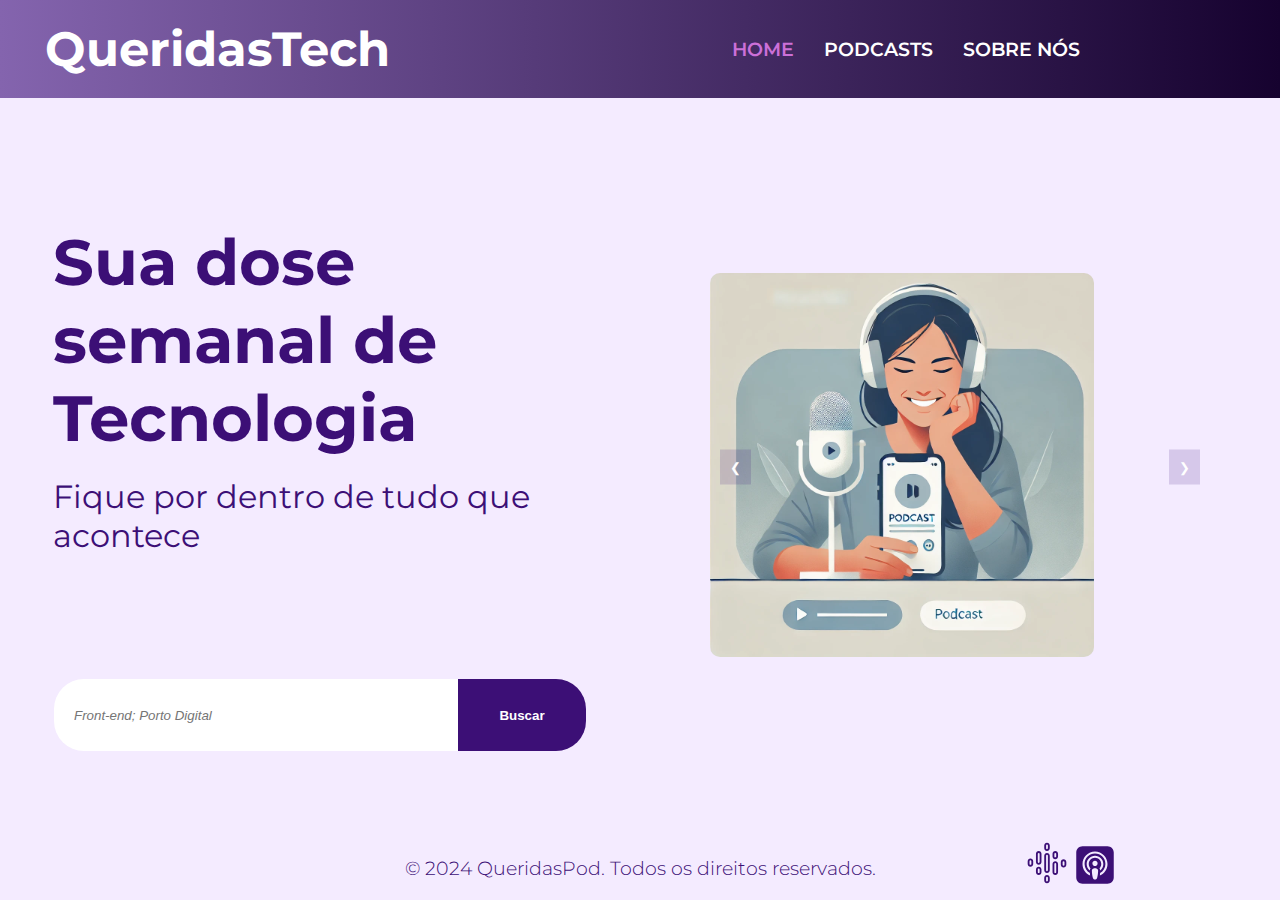
<file: index.html>
<!DOCTYPE html>
<html lang="en">
<head>
    <meta charset="UTF-8">
    <meta name="viewport" content="width=device-width, initial-scale=1.0">
    <link rel="stylesheet" href="style.css">
    <link rel="preconnect" href="https://fonts.googleapis.com">
    <link rel="preconnect" href="https://fonts.gstatic.com" crossorigin>
    <link href="https://fonts.googleapis.com/css2?family=Montserrat:ital,wght@0,100..900;1,100..900&display=swap" rel="stylesheet">
    <title>QueridaCast</title>
</head>
<body>
    <header>
        <div class="headerTitle">
            <h1>QueridasTech</h1>
            <div class="navbar">
                <nav>
                    <ul>
                        <li><a href="./index.html" id="selecionado">HOME</a></li>
                        <li><a href="./pages/podcasts/podcasts.html">PODCASTS</a></li>
                        <li><a href="./pages/quemSomos.html">SOBRE NÓS</a></li>
                    </ul>                   
                </nav>
            </div>
        </div>
    </header>
    <div class="content">
        <section>
            <div class="focus">
                <h1>Sua dose semanal de Tecnologia</h1>
                <p>Fique por dentro de tudo que acontece</p>
            </div>
            <div class="searchBar">
                <input type="text" placeholder="Front-end; Porto Digital">
                <button type="submit">Buscar</button>
            </div>
        </section>
        <section>
            <div class="carousel">
                <div class="slides">
                  <div class="slide"><img src="./img/homeWoman.jpg" alt="Mulher de cabelos longo e sorrindo, ouvindo um podcast no celular" /></div>
                  <div class="slide"><img src="./img/homeChurch.jpg" alt="Farol de Olinda ao lado do Big Bang de Londres"></div>
                  <div class="slide"><img src="./img/homeMan.jpg" alt="Homem ouvindo podcast"></div>
                </div>
                <button class="prev" onclick="moveSlide(-1)">&#10094;</button>
                <button class="next" onclick="moveSlide(1)">&#10095;</button>
            </div>
        </section>
    </div>
    <footer>
        <p>&copy; 2024 QueridasPod. Todos os direitos reservados.</p>
        <picture>
            <a href="#">
                <svg xmlns="http://www.w3.org/2000/svg" xmlns:xlink="http://www.w3.org/1999/xlink" viewBox="0,0,256,256" width="46px" height="46px"  fill-rule="nonzero">
                    <g fill="#3c0f76" fill-rule="nonzero" stroke="none" stroke-width="1" stroke-linecap="butt" stroke-linejoin="miter" stroke-miterlimit="10" stroke-dasharray="" stroke-dashoffset="0" font-family="none" font-weight="none" font-size="none" text-anchor="none" style="mix-blend-mode: normal">
                        <g transform="scale(5.12,5.12)">
                            <path d="M25,3c-1.64497,0 -3,1.35503 -3,3v3c0,1.64497 1.35503,3 3,3c1.64497,0 3,-1.35503 3,-3v-3c0,-1.64497 -1.35503,-3 -3,-3zM25,5c0.56503,0 1,0.43497 1,1v3c0,0.56503 -0.43497,1 -1,1c-0.56503,0 -1,-0.43497 -1,-1v-3c0,-0.56503 0.43497,-1 1,-1zM16,12c-1.64497,0 -3,1.35503 -3,3v9c0,1.64497 1.35503,3 3,3c1.64497,0 3,-1.35503 3,-3v-9c0,-1.64497 -1.35503,-3 -3,-3zM34,12c-1.64497,0 -3,1.35503 -3,3v3c0,1.64497 1.35503,3 3,3c1.64497,0 3,-1.35503 3,-3v-3c0,-1.64497 -1.35503,-3 -3,-3zM16,14c0.56503,0 1,0.43497 1,1v9c0,0.56503 -0.43497,1 -1,1c-0.56503,0 -1,-0.43497 -1,-1v-9c0,-0.56503 0.43497,-1 1,-1zM25,14c-1.64497,0 -3,1.35503 -3,3v16c0,1.64497 1.35503,3 3,3c1.64497,0 3,-1.35503 3,-3v-16c0,-1.64497 -1.35503,-3 -3,-3zM34,14c0.56503,0 1,0.43497 1,1v3c0,0.56503 -0.43497,1 -1,1c-0.56503,0 -1,-0.43497 -1,-1v-3c0,-0.56503 0.43497,-1 1,-1zM25,16c0.56503,0 1,0.43497 1,1v16c0,0.56503 -0.43497,1 -1,1c-0.56503,0 -1,-0.43497 -1,-1v-16c0,-0.56503 0.43497,-1 1,-1zM7,20c-1.64497,0 -3,1.35503 -3,3v3c0,1.64497 1.35503,3 3,3c1.64497,0 3,-1.35503 3,-3v-3c0,-1.64497 -1.35503,-3 -3,-3zM43,21c-1.64497,0 -3,1.35503 -3,3v3c0,1.64497 1.35503,3 3,3c1.64497,0 3,-1.35503 3,-3v-3c0,-1.64497 -1.35503,-3 -3,-3zM7,22c0.56503,0 1,0.43497 1,1v3c0,0.56503 -0.43497,1 -1,1c-0.56503,0 -1,-0.43497 -1,-1v-3c0,-0.56503 0.43497,-1 1,-1zM34,23c-1.64497,0 -3,1.35503 -3,3v9c0,1.64497 1.35503,3 3,3c1.64497,0 3,-1.35503 3,-3v-9c0,-1.64497 -1.35503,-3 -3,-3zM43,23c0.56503,0 1,0.43497 1,1v3c0,0.56503 -0.43497,1 -1,1c-0.56503,0 -1,-0.43497 -1,-1v-3c0,-0.56503 0.43497,-1 1,-1zM34,25c0.56503,0 1,0.43497 1,1v9c0,0.56503 -0.43497,1 -1,1c-0.56503,0 -1,-0.43497 -1,-1v-9c0,-0.56503 0.43497,-1 1,-1zM16,29c-1.64497,0 -3,1.35503 -3,3v3c0,1.64497 1.35503,3 3,3c1.64497,0 3,-1.35503 3,-3v-3c0,-1.64497 -1.35503,-3 -3,-3zM16,31c0.56503,0 1,0.43497 1,1v3c0,0.56503 -0.43497,1 -1,1c-0.56503,0 -1,-0.43497 -1,-1v-3c0,-0.56503 0.43497,-1 1,-1zM25,38c-1.64497,0 -3,1.35503 -3,3v3c0,1.64497 1.35503,3 3,3c1.64497,0 3,-1.35503 3,-3v-3c0,-1.64497 -1.35503,-3 -3,-3zM25,40c0.56503,0 1,0.43497 1,1v3c0,0.56503 -0.43497,1 -1,1c-0.56503,0 -1,-0.43497 -1,-1v-3c0,-0.56503 0.43497,-1 1,-1z">
                            </path>
                        </g>
                    </g>
                </svg>
            </a>
            <a href="#">
                <svg xmlns="http://www.w3.org/2000/svg" xmlns:xlink="http://www.w3.org/1999/xlink" viewBox="0,0,256,256" width="50px" height="50px" fill-rule="nonzero">
                    <g fill="#3c0f76" fill-rule="nonzero" stroke="none" stroke-width="1" stroke-linecap="butt" stroke-linejoin="miter" stroke-miterlimit="10" stroke-dasharray="" stroke-dashoffset="0" font-family="none" font-weight="none" font-size="none" text-anchor="none" style="mix-blend-mode: normal">
                        <g transform="scale(10.66667,10.66667)">
                            <path d="M18,3h-12c-1.654,0 -3,1.346 -3,3v12c0,1.654 1.346,3 3,3h12c1.654,0 3,-1.346 3,-3v-12c0,-1.654 -1.346,-3 -3,-3zM13.005,18.279c-0.18,0.518 -0.674,0.721 -1.005,0.721c-0.331,0 -0.825,-0.203 -1.005,-0.721c-0.18,-0.518 -0.495,-2.311 -0.495,-3.513c0,-1.202 1.064,-1.266 1.5,-1.266c0.436,0 1.5,0.065 1.5,1.266c0,1.202 -0.316,2.995 -0.495,3.513zM10.75,11.25c0,-0.69 0.56,-1.25 1.25,-1.25c0.69,0 1.25,0.56 1.25,1.25c0,0.69 -0.56,1.25 -1.25,1.25c-0.69,0 -1.25,-0.56 -1.25,-1.25zM12,8.5c-1.654,0 -3,1.346 -3,3c0,0.804 0.322,1.532 0.839,2.071c-0.177,0.296 -0.282,0.647 -0.316,1.045c-0.921,-0.734 -1.523,-1.85 -1.523,-3.116c0,-2.206 1.794,-4 4,-4c2.206,0 4,1.794 4,4c0,1.266 -0.602,2.382 -1.522,3.116c-0.034,-0.397 -0.14,-0.749 -0.316,-1.045c0.516,-0.539 0.838,-1.267 0.838,-2.071c0,-1.654 -1.346,-3 -3,-3zM14.333,17.028c0.052,-0.396 0.096,-0.804 0.125,-1.201c1.51,-0.862 2.542,-2.468 2.542,-4.327c0,-2.757 -2.243,-5 -5,-5c-2.757,0 -5,2.243 -5,5c0,1.859 1.032,3.465 2.542,4.327c0.03,0.397 0.073,0.805 0.125,1.201c-2.153,-0.912 -3.667,-3.046 -3.667,-5.528c0,-3.309 2.691,-6 6,-6c3.309,0 6,2.691 6,6c0,2.482 -1.514,4.616 -3.667,5.528z">
                            </path>
                        </g>
                    </g>
                </svg>
            </a>
        </picture>
    </footer>

    <script>
        let currentIndex = 0;

        function moveSlide(direction) {
        const slides = document.querySelector('.slides');
        const totalSlides = slides.children.length;

        currentIndex += direction;

        if (currentIndex >= totalSlides) {
            currentIndex = 0; 
        } else if (currentIndex < 0) {
            currentIndex = totalSlides - 1; 
        }

        slides.style.transform = `translateX(-${currentIndex * 100}%)`;
        }

    </script>
    
</body>
</html>
</file>
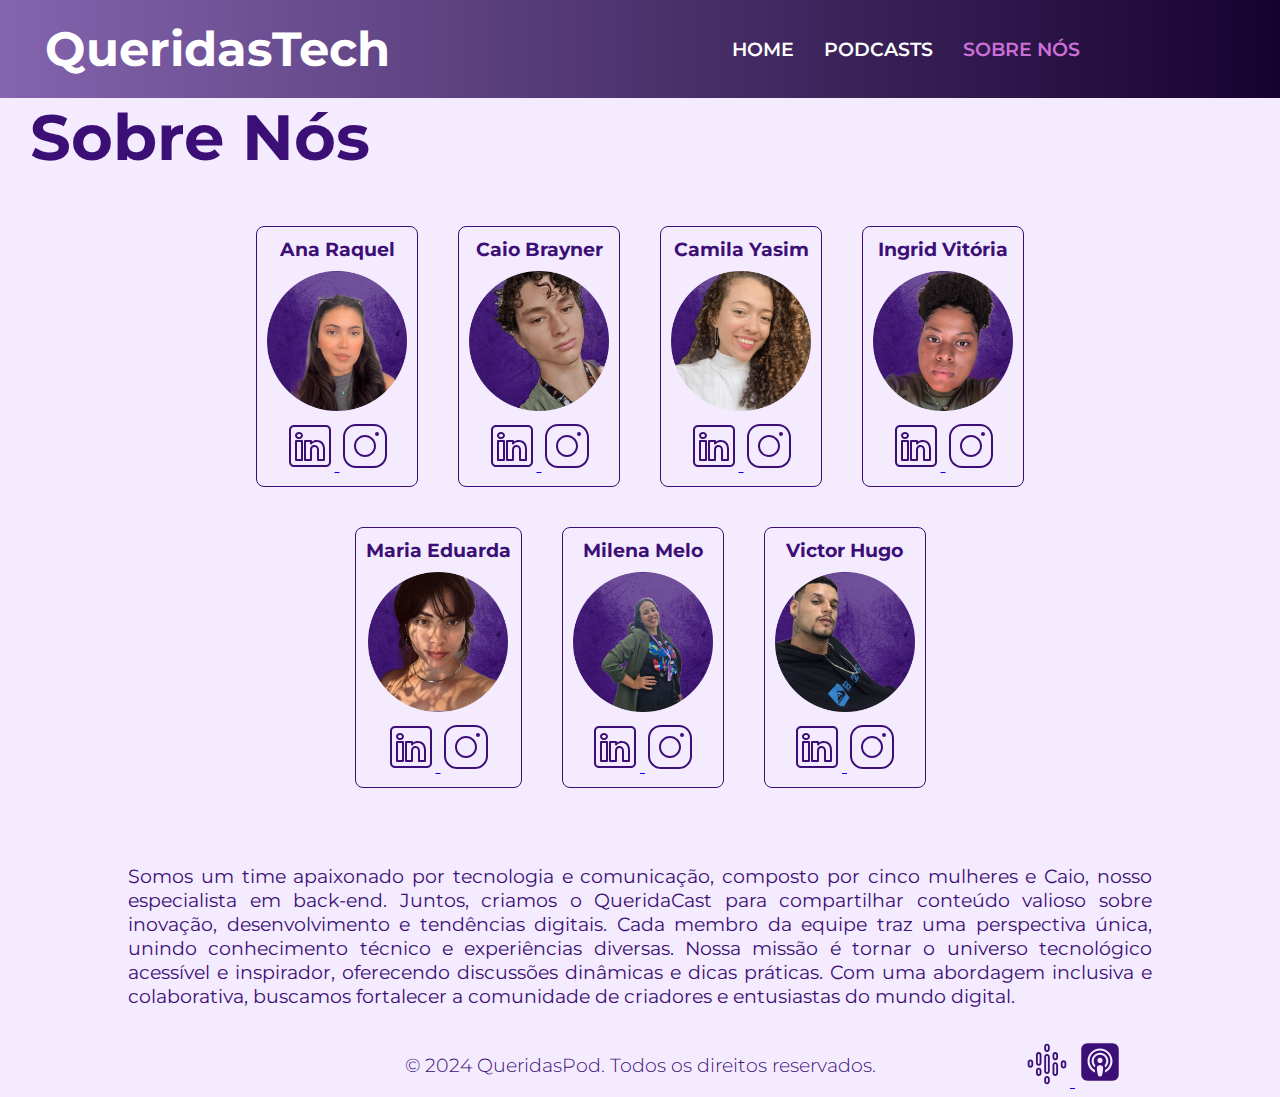
<file: pages/quemSomos.html>
<!DOCTYPE html>
<html lang="en">
<head>
    <meta charset="UTF-8">
    <meta name="viewport" content="width=device-width, initial-scale=1.0">
    <link rel="stylesheet" href="./podcasts/style.css">
    <link rel="preconnect" href="https://fonts.googleapis.com">
    <link rel="preconnect" href="https://fonts.gstatic.com" crossorigin>
    <link href="https://fonts.googleapis.com/css2?family=Montserrat:ital,wght@0,100..900;1,100..900&display=swap" rel="stylesheet">
    <title>SobreNós</title>
</head>
<body>
    <header>
        <div class="headerTitle">
            <h1>QueridasTech</h1>
            <div class="navbar">
                <nav>
                    <ul>
                        <li><a href="../index.html">HOME</a></li>
                        <li><a href="./podcasts/podcasts.html">PODCASTS</a></li>
                        <li><a href="./quemSomos.html" id="selecionado">SOBRE NÓS</a></li>
                    </ul>                   
                </nav>
            </div>
        </div>
    </header>
    <div class="content">
        <h1>Sobre Nós</h1>
        <div class="profile">
            <div class="profile-line">
                <section class="personal">
                    <h4>Ana Raquel</h4>
                    <img src="../img/Ana.png" alt="Mulher de cabelos escuros lisos, comleve sorriso e olhos castanhos">
                    <div class="redes-sociais">
                        <a href="#">
                            <svg xmlns="http://www.w3.org/2000/svg"  viewBox="0 0 50 50" width="50px" height="50px">
                                <path d="M 9 4 C 6.2504839 4 4 6.2504839 4 9 L 4 41 C 4 43.749516 6.2504839 46 9 46 L 41 46 C 43.749516 46 46 43.749516 46 41 L 46 9 C 46 6.2504839 43.749516 4 41 4 L 9 4 z M 9 6 L 41 6 C 42.668484 6 44 7.3315161 44 9 L 44 41 C 44 42.668484 42.668484 44 41 44 L 9 44 C 7.3315161 44 6 42.668484 6 41 L 6 9 C 6 7.3315161 7.3315161 6 9 6 z M 14 11.011719 C 12.904779 11.011719 11.919219 11.339079 11.189453 11.953125 C 10.459687 12.567171 10.011719 13.484511 10.011719 14.466797 C 10.011719 16.333977 11.631285 17.789609 13.691406 17.933594 A 0.98809878 0.98809878 0 0 0 13.695312 17.935547 A 0.98809878 0.98809878 0 0 0 14 17.988281 C 16.27301 17.988281 17.988281 16.396083 17.988281 14.466797 A 0.98809878 0.98809878 0 0 0 17.986328 14.414062 C 17.884577 12.513831 16.190443 11.011719 14 11.011719 z M 14 12.988281 C 15.392231 12.988281 15.94197 13.610038 16.001953 14.492188 C 15.989803 15.348434 15.460091 16.011719 14 16.011719 C 12.614594 16.011719 11.988281 15.302225 11.988281 14.466797 C 11.988281 14.049083 12.140703 13.734298 12.460938 13.464844 C 12.78117 13.19539 13.295221 12.988281 14 12.988281 z M 11 19 A 1.0001 1.0001 0 0 0 10 20 L 10 39 A 1.0001 1.0001 0 0 0 11 40 L 17 40 A 1.0001 1.0001 0 0 0 18 39 L 18 33.134766 L 18 20 A 1.0001 1.0001 0 0 0 17 19 L 11 19 z M 20 19 A 1.0001 1.0001 0 0 0 19 20 L 19 39 A 1.0001 1.0001 0 0 0 20 40 L 26 40 A 1.0001 1.0001 0 0 0 27 39 L 27 29 C 27 28.170333 27.226394 27.345035 27.625 26.804688 C 28.023606 26.264339 28.526466 25.940057 29.482422 25.957031 C 30.468166 25.973981 30.989999 26.311669 31.384766 26.841797 C 31.779532 27.371924 32 28.166667 32 29 L 32 39 A 1.0001 1.0001 0 0 0 33 40 L 39 40 A 1.0001 1.0001 0 0 0 40 39 L 40 28.261719 C 40 25.300181 39.122788 22.95433 37.619141 21.367188 C 36.115493 19.780044 34.024172 19 31.8125 19 C 29.710483 19 28.110853 19.704889 27 20.423828 L 27 20 A 1.0001 1.0001 0 0 0 26 19 L 20 19 z M 12 21 L 16 21 L 16 33.134766 L 16 38 L 12 38 L 12 21 z M 21 21 L 25 21 L 25 22.560547 A 1.0001 1.0001 0 0 0 26.798828 23.162109 C 26.798828 23.162109 28.369194 21 31.8125 21 C 33.565828 21 35.069366 21.582581 36.167969 22.742188 C 37.266572 23.901794 38 25.688257 38 28.261719 L 38 38 L 34 38 L 34 29 C 34 27.833333 33.720468 26.627107 32.990234 25.646484 C 32.260001 24.665862 31.031834 23.983076 29.517578 23.957031 C 27.995534 23.930001 26.747519 24.626988 26.015625 25.619141 C 25.283731 26.611293 25 27.829667 25 29 L 25 38 L 21 38 L 21 21 z"/>
                            </svg>
                        </a>
                        <a href="#">
                            <svg xmlns="http://www.w3.org/2000/svg"  viewBox="0 0 50 50" width="50px" height="50px">
                                <path d="M 16 3 C 8.8324839 3 3 8.8324839 3 16 L 3 34 C 3 41.167516 8.8324839 47 16 47 L 34 47 C 41.167516 47 47 41.167516 47 34 L 47 16 C 47 8.8324839 41.167516 3 34 3 L 16 3 z M 16 5 L 34 5 C 40.086484 5 45 9.9135161 45 16 L 45 34 C 45 40.086484 40.086484 45 34 45 L 16 45 C 9.9135161 45 5 40.086484 5 34 L 5 16 C 5 9.9135161 9.9135161 5 16 5 z M 37 11 A 2 2 0 0 0 35 13 A 2 2 0 0 0 37 15 A 2 2 0 0 0 39 13 A 2 2 0 0 0 37 11 z M 25 14 C 18.936712 14 14 18.936712 14 25 C 14 31.063288 18.936712 36 25 36 C 31.063288 36 36 31.063288 36 25 C 36 18.936712 31.063288 14 25 14 z M 25 16 C 29.982407 16 34 20.017593 34 25 C 34 29.982407 29.982407 34 25 34 C 20.017593 34 16 29.982407 16 25 C 16 20.017593 20.017593 16 25 16 z"/>
                            </svg>
                        </a>
                    </div>
                </section>
                <section class="personal">
                    <h4>Caio Brayner</h4>
                    <img src="../img/caio.png" alt="homem branco, de cabelos cacheados loiros e olhos castanhos mel">
                    <div class="redes-sociais">
                        <a href="#">
                            <svg xmlns="http://www.w3.org/2000/svg"  viewBox="0 0 50 50" width="50px" height="50px">
                                <path d="M 9 4 C 6.2504839 4 4 6.2504839 4 9 L 4 41 C 4 43.749516 6.2504839 46 9 46 L 41 46 C 43.749516 46 46 43.749516 46 41 L 46 9 C 46 6.2504839 43.749516 4 41 4 L 9 4 z M 9 6 L 41 6 C 42.668484 6 44 7.3315161 44 9 L 44 41 C 44 42.668484 42.668484 44 41 44 L 9 44 C 7.3315161 44 6 42.668484 6 41 L 6 9 C 6 7.3315161 7.3315161 6 9 6 z M 14 11.011719 C 12.904779 11.011719 11.919219 11.339079 11.189453 11.953125 C 10.459687 12.567171 10.011719 13.484511 10.011719 14.466797 C 10.011719 16.333977 11.631285 17.789609 13.691406 17.933594 A 0.98809878 0.98809878 0 0 0 13.695312 17.935547 A 0.98809878 0.98809878 0 0 0 14 17.988281 C 16.27301 17.988281 17.988281 16.396083 17.988281 14.466797 A 0.98809878 0.98809878 0 0 0 17.986328 14.414062 C 17.884577 12.513831 16.190443 11.011719 14 11.011719 z M 14 12.988281 C 15.392231 12.988281 15.94197 13.610038 16.001953 14.492188 C 15.989803 15.348434 15.460091 16.011719 14 16.011719 C 12.614594 16.011719 11.988281 15.302225 11.988281 14.466797 C 11.988281 14.049083 12.140703 13.734298 12.460938 13.464844 C 12.78117 13.19539 13.295221 12.988281 14 12.988281 z M 11 19 A 1.0001 1.0001 0 0 0 10 20 L 10 39 A 1.0001 1.0001 0 0 0 11 40 L 17 40 A 1.0001 1.0001 0 0 0 18 39 L 18 33.134766 L 18 20 A 1.0001 1.0001 0 0 0 17 19 L 11 19 z M 20 19 A 1.0001 1.0001 0 0 0 19 20 L 19 39 A 1.0001 1.0001 0 0 0 20 40 L 26 40 A 1.0001 1.0001 0 0 0 27 39 L 27 29 C 27 28.170333 27.226394 27.345035 27.625 26.804688 C 28.023606 26.264339 28.526466 25.940057 29.482422 25.957031 C 30.468166 25.973981 30.989999 26.311669 31.384766 26.841797 C 31.779532 27.371924 32 28.166667 32 29 L 32 39 A 1.0001 1.0001 0 0 0 33 40 L 39 40 A 1.0001 1.0001 0 0 0 40 39 L 40 28.261719 C 40 25.300181 39.122788 22.95433 37.619141 21.367188 C 36.115493 19.780044 34.024172 19 31.8125 19 C 29.710483 19 28.110853 19.704889 27 20.423828 L 27 20 A 1.0001 1.0001 0 0 0 26 19 L 20 19 z M 12 21 L 16 21 L 16 33.134766 L 16 38 L 12 38 L 12 21 z M 21 21 L 25 21 L 25 22.560547 A 1.0001 1.0001 0 0 0 26.798828 23.162109 C 26.798828 23.162109 28.369194 21 31.8125 21 C 33.565828 21 35.069366 21.582581 36.167969 22.742188 C 37.266572 23.901794 38 25.688257 38 28.261719 L 38 38 L 34 38 L 34 29 C 34 27.833333 33.720468 26.627107 32.990234 25.646484 C 32.260001 24.665862 31.031834 23.983076 29.517578 23.957031 C 27.995534 23.930001 26.747519 24.626988 26.015625 25.619141 C 25.283731 26.611293 25 27.829667 25 29 L 25 38 L 21 38 L 21 21 z"/>
                            </svg>
                        </a>
                        <a href="#">
                            <svg xmlns="http://www.w3.org/2000/svg"  viewBox="0 0 50 50" width="50px" height="50px">
                                <path d="M 16 3 C 8.8324839 3 3 8.8324839 3 16 L 3 34 C 3 41.167516 8.8324839 47 16 47 L 34 47 C 41.167516 47 47 41.167516 47 34 L 47 16 C 47 8.8324839 41.167516 3 34 3 L 16 3 z M 16 5 L 34 5 C 40.086484 5 45 9.9135161 45 16 L 45 34 C 45 40.086484 40.086484 45 34 45 L 16 45 C 9.9135161 45 5 40.086484 5 34 L 5 16 C 5 9.9135161 9.9135161 5 16 5 z M 37 11 A 2 2 0 0 0 35 13 A 2 2 0 0 0 37 15 A 2 2 0 0 0 39 13 A 2 2 0 0 0 37 11 z M 25 14 C 18.936712 14 14 18.936712 14 25 C 14 31.063288 18.936712 36 25 36 C 31.063288 36 36 31.063288 36 25 C 36 18.936712 31.063288 14 25 14 z M 25 16 C 29.982407 16 34 20.017593 34 25 C 34 29.982407 29.982407 34 25 34 C 20.017593 34 16 29.982407 16 25 C 16 20.017593 20.017593 16 25 16 z"/>
                            </svg>
                        </a>
                    </div>
                </section>
                <section class="personal">
                    <h4>Camila Yasim</h4>
                    <img src="../img/Camaila.png" alt="mulher branca, cabelos loiros cacheados e olhos castanhos">
                    <div class="redes-sociais">
                        <a href="#">
                            <svg xmlns="http://www.w3.org/2000/svg"  viewBox="0 0 50 50" width="50px" height="50px">
                                <path d="M 9 4 C 6.2504839 4 4 6.2504839 4 9 L 4 41 C 4 43.749516 6.2504839 46 9 46 L 41 46 C 43.749516 46 46 43.749516 46 41 L 46 9 C 46 6.2504839 43.749516 4 41 4 L 9 4 z M 9 6 L 41 6 C 42.668484 6 44 7.3315161 44 9 L 44 41 C 44 42.668484 42.668484 44 41 44 L 9 44 C 7.3315161 44 6 42.668484 6 41 L 6 9 C 6 7.3315161 7.3315161 6 9 6 z M 14 11.011719 C 12.904779 11.011719 11.919219 11.339079 11.189453 11.953125 C 10.459687 12.567171 10.011719 13.484511 10.011719 14.466797 C 10.011719 16.333977 11.631285 17.789609 13.691406 17.933594 A 0.98809878 0.98809878 0 0 0 13.695312 17.935547 A 0.98809878 0.98809878 0 0 0 14 17.988281 C 16.27301 17.988281 17.988281 16.396083 17.988281 14.466797 A 0.98809878 0.98809878 0 0 0 17.986328 14.414062 C 17.884577 12.513831 16.190443 11.011719 14 11.011719 z M 14 12.988281 C 15.392231 12.988281 15.94197 13.610038 16.001953 14.492188 C 15.989803 15.348434 15.460091 16.011719 14 16.011719 C 12.614594 16.011719 11.988281 15.302225 11.988281 14.466797 C 11.988281 14.049083 12.140703 13.734298 12.460938 13.464844 C 12.78117 13.19539 13.295221 12.988281 14 12.988281 z M 11 19 A 1.0001 1.0001 0 0 0 10 20 L 10 39 A 1.0001 1.0001 0 0 0 11 40 L 17 40 A 1.0001 1.0001 0 0 0 18 39 L 18 33.134766 L 18 20 A 1.0001 1.0001 0 0 0 17 19 L 11 19 z M 20 19 A 1.0001 1.0001 0 0 0 19 20 L 19 39 A 1.0001 1.0001 0 0 0 20 40 L 26 40 A 1.0001 1.0001 0 0 0 27 39 L 27 29 C 27 28.170333 27.226394 27.345035 27.625 26.804688 C 28.023606 26.264339 28.526466 25.940057 29.482422 25.957031 C 30.468166 25.973981 30.989999 26.311669 31.384766 26.841797 C 31.779532 27.371924 32 28.166667 32 29 L 32 39 A 1.0001 1.0001 0 0 0 33 40 L 39 40 A 1.0001 1.0001 0 0 0 40 39 L 40 28.261719 C 40 25.300181 39.122788 22.95433 37.619141 21.367188 C 36.115493 19.780044 34.024172 19 31.8125 19 C 29.710483 19 28.110853 19.704889 27 20.423828 L 27 20 A 1.0001 1.0001 0 0 0 26 19 L 20 19 z M 12 21 L 16 21 L 16 33.134766 L 16 38 L 12 38 L 12 21 z M 21 21 L 25 21 L 25 22.560547 A 1.0001 1.0001 0 0 0 26.798828 23.162109 C 26.798828 23.162109 28.369194 21 31.8125 21 C 33.565828 21 35.069366 21.582581 36.167969 22.742188 C 37.266572 23.901794 38 25.688257 38 28.261719 L 38 38 L 34 38 L 34 29 C 34 27.833333 33.720468 26.627107 32.990234 25.646484 C 32.260001 24.665862 31.031834 23.983076 29.517578 23.957031 C 27.995534 23.930001 26.747519 24.626988 26.015625 25.619141 C 25.283731 26.611293 25 27.829667 25 29 L 25 38 L 21 38 L 21 21 z"/>
                            </svg>
                        </a>
                        <a href="#">
                            <svg xmlns="http://www.w3.org/2000/svg"  viewBox="0 0 50 50" width="50px" height="50px">
                                <path d="M 16 3 C 8.8324839 3 3 8.8324839 3 16 L 3 34 C 3 41.167516 8.8324839 47 16 47 L 34 47 C 41.167516 47 47 41.167516 47 34 L 47 16 C 47 8.8324839 41.167516 3 34 3 L 16 3 z M 16 5 L 34 5 C 40.086484 5 45 9.9135161 45 16 L 45 34 C 45 40.086484 40.086484 45 34 45 L 16 45 C 9.9135161 45 5 40.086484 5 34 L 5 16 C 5 9.9135161 9.9135161 5 16 5 z M 37 11 A 2 2 0 0 0 35 13 A 2 2 0 0 0 37 15 A 2 2 0 0 0 39 13 A 2 2 0 0 0 37 11 z M 25 14 C 18.936712 14 14 18.936712 14 25 C 14 31.063288 18.936712 36 25 36 C 31.063288 36 36 31.063288 36 25 C 36 18.936712 31.063288 14 25 14 z M 25 16 C 29.982407 16 34 20.017593 34 25 C 34 29.982407 29.982407 34 25 34 C 20.017593 34 16 29.982407 16 25 C 16 20.017593 20.017593 16 25 16 z"/>
                            </svg>
                        </a>
                    </div>
                </section>
                <section class="personal">
                    <h4>Ingrid Vitória</h4>
                    <img src="../img/Ingrid.png" alt="Mulher negra de cabelos cacheados pretos, olhos castanhos ">
                    <div class="redes-sociais">
                        <a href="#">
                            <svg xmlns="http://www.w3.org/2000/svg"  viewBox="0 0 50 50" width="50px" height="50px">
                                <path d="M 9 4 C 6.2504839 4 4 6.2504839 4 9 L 4 41 C 4 43.749516 6.2504839 46 9 46 L 41 46 C 43.749516 46 46 43.749516 46 41 L 46 9 C 46 6.2504839 43.749516 4 41 4 L 9 4 z M 9 6 L 41 6 C 42.668484 6 44 7.3315161 44 9 L 44 41 C 44 42.668484 42.668484 44 41 44 L 9 44 C 7.3315161 44 6 42.668484 6 41 L 6 9 C 6 7.3315161 7.3315161 6 9 6 z M 14 11.011719 C 12.904779 11.011719 11.919219 11.339079 11.189453 11.953125 C 10.459687 12.567171 10.011719 13.484511 10.011719 14.466797 C 10.011719 16.333977 11.631285 17.789609 13.691406 17.933594 A 0.98809878 0.98809878 0 0 0 13.695312 17.935547 A 0.98809878 0.98809878 0 0 0 14 17.988281 C 16.27301 17.988281 17.988281 16.396083 17.988281 14.466797 A 0.98809878 0.98809878 0 0 0 17.986328 14.414062 C 17.884577 12.513831 16.190443 11.011719 14 11.011719 z M 14 12.988281 C 15.392231 12.988281 15.94197 13.610038 16.001953 14.492188 C 15.989803 15.348434 15.460091 16.011719 14 16.011719 C 12.614594 16.011719 11.988281 15.302225 11.988281 14.466797 C 11.988281 14.049083 12.140703 13.734298 12.460938 13.464844 C 12.78117 13.19539 13.295221 12.988281 14 12.988281 z M 11 19 A 1.0001 1.0001 0 0 0 10 20 L 10 39 A 1.0001 1.0001 0 0 0 11 40 L 17 40 A 1.0001 1.0001 0 0 0 18 39 L 18 33.134766 L 18 20 A 1.0001 1.0001 0 0 0 17 19 L 11 19 z M 20 19 A 1.0001 1.0001 0 0 0 19 20 L 19 39 A 1.0001 1.0001 0 0 0 20 40 L 26 40 A 1.0001 1.0001 0 0 0 27 39 L 27 29 C 27 28.170333 27.226394 27.345035 27.625 26.804688 C 28.023606 26.264339 28.526466 25.940057 29.482422 25.957031 C 30.468166 25.973981 30.989999 26.311669 31.384766 26.841797 C 31.779532 27.371924 32 28.166667 32 29 L 32 39 A 1.0001 1.0001 0 0 0 33 40 L 39 40 A 1.0001 1.0001 0 0 0 40 39 L 40 28.261719 C 40 25.300181 39.122788 22.95433 37.619141 21.367188 C 36.115493 19.780044 34.024172 19 31.8125 19 C 29.710483 19 28.110853 19.704889 27 20.423828 L 27 20 A 1.0001 1.0001 0 0 0 26 19 L 20 19 z M 12 21 L 16 21 L 16 33.134766 L 16 38 L 12 38 L 12 21 z M 21 21 L 25 21 L 25 22.560547 A 1.0001 1.0001 0 0 0 26.798828 23.162109 C 26.798828 23.162109 28.369194 21 31.8125 21 C 33.565828 21 35.069366 21.582581 36.167969 22.742188 C 37.266572 23.901794 38 25.688257 38 28.261719 L 38 38 L 34 38 L 34 29 C 34 27.833333 33.720468 26.627107 32.990234 25.646484 C 32.260001 24.665862 31.031834 23.983076 29.517578 23.957031 C 27.995534 23.930001 26.747519 24.626988 26.015625 25.619141 C 25.283731 26.611293 25 27.829667 25 29 L 25 38 L 21 38 L 21 21 z"/>
                            </svg>
                        </a>
                        <a href="#">
                            <svg xmlns="http://www.w3.org/2000/svg"  viewBox="0 0 50 50" width="50px" height="50px">
                                <path d="M 16 3 C 8.8324839 3 3 8.8324839 3 16 L 3 34 C 3 41.167516 8.8324839 47 16 47 L 34 47 C 41.167516 47 47 41.167516 47 34 L 47 16 C 47 8.8324839 41.167516 3 34 3 L 16 3 z M 16 5 L 34 5 C 40.086484 5 45 9.9135161 45 16 L 45 34 C 45 40.086484 40.086484 45 34 45 L 16 45 C 9.9135161 45 5 40.086484 5 34 L 5 16 C 5 9.9135161 9.9135161 5 16 5 z M 37 11 A 2 2 0 0 0 35 13 A 2 2 0 0 0 37 15 A 2 2 0 0 0 39 13 A 2 2 0 0 0 37 11 z M 25 14 C 18.936712 14 14 18.936712 14 25 C 14 31.063288 18.936712 36 25 36 C 31.063288 36 36 31.063288 36 25 C 36 18.936712 31.063288 14 25 14 z M 25 16 C 29.982407 16 34 20.017593 34 25 C 34 29.982407 29.982407 34 25 34 C 20.017593 34 16 29.982407 16 25 C 16 20.017593 20.017593 16 25 16 z"/>
                            </svg>
                        </a>
                    </div>
                </section>
            </div>
            <div class="profile-line">
                <section class="personal">
                    <h4>Maria Eduarda</h4>
                    <img src="../img/Duda.png" alt="Mulher de cabelos escuros lisos, com leve sorriso e olhos castanhos">
                    <div class="redes-sociais">
                        <a href="#">
                            <svg xmlns="http://www.w3.org/2000/svg"  viewBox="0 0 50 50" width="50px" height="50px">
                                <path d="M 9 4 C 6.2504839 4 4 6.2504839 4 9 L 4 41 C 4 43.749516 6.2504839 46 9 46 L 41 46 C 43.749516 46 46 43.749516 46 41 L 46 9 C 46 6.2504839 43.749516 4 41 4 L 9 4 z M 9 6 L 41 6 C 42.668484 6 44 7.3315161 44 9 L 44 41 C 44 42.668484 42.668484 44 41 44 L 9 44 C 7.3315161 44 6 42.668484 6 41 L 6 9 C 6 7.3315161 7.3315161 6 9 6 z M 14 11.011719 C 12.904779 11.011719 11.919219 11.339079 11.189453 11.953125 C 10.459687 12.567171 10.011719 13.484511 10.011719 14.466797 C 10.011719 16.333977 11.631285 17.789609 13.691406 17.933594 A 0.98809878 0.98809878 0 0 0 13.695312 17.935547 A 0.98809878 0.98809878 0 0 0 14 17.988281 C 16.27301 17.988281 17.988281 16.396083 17.988281 14.466797 A 0.98809878 0.98809878 0 0 0 17.986328 14.414062 C 17.884577 12.513831 16.190443 11.011719 14 11.011719 z M 14 12.988281 C 15.392231 12.988281 15.94197 13.610038 16.001953 14.492188 C 15.989803 15.348434 15.460091 16.011719 14 16.011719 C 12.614594 16.011719 11.988281 15.302225 11.988281 14.466797 C 11.988281 14.049083 12.140703 13.734298 12.460938 13.464844 C 12.78117 13.19539 13.295221 12.988281 14 12.988281 z M 11 19 A 1.0001 1.0001 0 0 0 10 20 L 10 39 A 1.0001 1.0001 0 0 0 11 40 L 17 40 A 1.0001 1.0001 0 0 0 18 39 L 18 33.134766 L 18 20 A 1.0001 1.0001 0 0 0 17 19 L 11 19 z M 20 19 A 1.0001 1.0001 0 0 0 19 20 L 19 39 A 1.0001 1.0001 0 0 0 20 40 L 26 40 A 1.0001 1.0001 0 0 0 27 39 L 27 29 C 27 28.170333 27.226394 27.345035 27.625 26.804688 C 28.023606 26.264339 28.526466 25.940057 29.482422 25.957031 C 30.468166 25.973981 30.989999 26.311669 31.384766 26.841797 C 31.779532 27.371924 32 28.166667 32 29 L 32 39 A 1.0001 1.0001 0 0 0 33 40 L 39 40 A 1.0001 1.0001 0 0 0 40 39 L 40 28.261719 C 40 25.300181 39.122788 22.95433 37.619141 21.367188 C 36.115493 19.780044 34.024172 19 31.8125 19 C 29.710483 19 28.110853 19.704889 27 20.423828 L 27 20 A 1.0001 1.0001 0 0 0 26 19 L 20 19 z M 12 21 L 16 21 L 16 33.134766 L 16 38 L 12 38 L 12 21 z M 21 21 L 25 21 L 25 22.560547 A 1.0001 1.0001 0 0 0 26.798828 23.162109 C 26.798828 23.162109 28.369194 21 31.8125 21 C 33.565828 21 35.069366 21.582581 36.167969 22.742188 C 37.266572 23.901794 38 25.688257 38 28.261719 L 38 38 L 34 38 L 34 29 C 34 27.833333 33.720468 26.627107 32.990234 25.646484 C 32.260001 24.665862 31.031834 23.983076 29.517578 23.957031 C 27.995534 23.930001 26.747519 24.626988 26.015625 25.619141 C 25.283731 26.611293 25 27.829667 25 29 L 25 38 L 21 38 L 21 21 z"/>
                            </svg>
                        </a>
                        <a href="#">
                            <svg xmlns="http://www.w3.org/2000/svg"  viewBox="0 0 50 50" width="50px" height="50px">
                                <path d="M 16 3 C 8.8324839 3 3 8.8324839 3 16 L 3 34 C 3 41.167516 8.8324839 47 16 47 L 34 47 C 41.167516 47 47 41.167516 47 34 L 47 16 C 47 8.8324839 41.167516 3 34 3 L 16 3 z M 16 5 L 34 5 C 40.086484 5 45 9.9135161 45 16 L 45 34 C 45 40.086484 40.086484 45 34 45 L 16 45 C 9.9135161 45 5 40.086484 5 34 L 5 16 C 5 9.9135161 9.9135161 5 16 5 z M 37 11 A 2 2 0 0 0 35 13 A 2 2 0 0 0 37 15 A 2 2 0 0 0 39 13 A 2 2 0 0 0 37 11 z M 25 14 C 18.936712 14 14 18.936712 14 25 C 14 31.063288 18.936712 36 25 36 C 31.063288 36 36 31.063288 36 25 C 36 18.936712 31.063288 14 25 14 z M 25 16 C 29.982407 16 34 20.017593 34 25 C 34 29.982407 29.982407 34 25 34 C 20.017593 34 16 29.982407 16 25 C 16 20.017593 20.017593 16 25 16 z"/>
                            </svg>
                        </a>
                    </div>
                </section>
                <section class="personal">
                    <h4>Milena Melo</h4>
                    <img src="../img/Milena.png" alt="Mulher de cabelos escuros lisos, comleve sorriso e olhos castanhos">
                    <div class="redes-sociais">
                        <a href="#">
                            <svg xmlns="http://www.w3.org/2000/svg"  viewBox="0 0 50 50" width="50px" height="50px">
                                <path d="M 9 4 C 6.2504839 4 4 6.2504839 4 9 L 4 41 C 4 43.749516 6.2504839 46 9 46 L 41 46 C 43.749516 46 46 43.749516 46 41 L 46 9 C 46 6.2504839 43.749516 4 41 4 L 9 4 z M 9 6 L 41 6 C 42.668484 6 44 7.3315161 44 9 L 44 41 C 44 42.668484 42.668484 44 41 44 L 9 44 C 7.3315161 44 6 42.668484 6 41 L 6 9 C 6 7.3315161 7.3315161 6 9 6 z M 14 11.011719 C 12.904779 11.011719 11.919219 11.339079 11.189453 11.953125 C 10.459687 12.567171 10.011719 13.484511 10.011719 14.466797 C 10.011719 16.333977 11.631285 17.789609 13.691406 17.933594 A 0.98809878 0.98809878 0 0 0 13.695312 17.935547 A 0.98809878 0.98809878 0 0 0 14 17.988281 C 16.27301 17.988281 17.988281 16.396083 17.988281 14.466797 A 0.98809878 0.98809878 0 0 0 17.986328 14.414062 C 17.884577 12.513831 16.190443 11.011719 14 11.011719 z M 14 12.988281 C 15.392231 12.988281 15.94197 13.610038 16.001953 14.492188 C 15.989803 15.348434 15.460091 16.011719 14 16.011719 C 12.614594 16.011719 11.988281 15.302225 11.988281 14.466797 C 11.988281 14.049083 12.140703 13.734298 12.460938 13.464844 C 12.78117 13.19539 13.295221 12.988281 14 12.988281 z M 11 19 A 1.0001 1.0001 0 0 0 10 20 L 10 39 A 1.0001 1.0001 0 0 0 11 40 L 17 40 A 1.0001 1.0001 0 0 0 18 39 L 18 33.134766 L 18 20 A 1.0001 1.0001 0 0 0 17 19 L 11 19 z M 20 19 A 1.0001 1.0001 0 0 0 19 20 L 19 39 A 1.0001 1.0001 0 0 0 20 40 L 26 40 A 1.0001 1.0001 0 0 0 27 39 L 27 29 C 27 28.170333 27.226394 27.345035 27.625 26.804688 C 28.023606 26.264339 28.526466 25.940057 29.482422 25.957031 C 30.468166 25.973981 30.989999 26.311669 31.384766 26.841797 C 31.779532 27.371924 32 28.166667 32 29 L 32 39 A 1.0001 1.0001 0 0 0 33 40 L 39 40 A 1.0001 1.0001 0 0 0 40 39 L 40 28.261719 C 40 25.300181 39.122788 22.95433 37.619141 21.367188 C 36.115493 19.780044 34.024172 19 31.8125 19 C 29.710483 19 28.110853 19.704889 27 20.423828 L 27 20 A 1.0001 1.0001 0 0 0 26 19 L 20 19 z M 12 21 L 16 21 L 16 33.134766 L 16 38 L 12 38 L 12 21 z M 21 21 L 25 21 L 25 22.560547 A 1.0001 1.0001 0 0 0 26.798828 23.162109 C 26.798828 23.162109 28.369194 21 31.8125 21 C 33.565828 21 35.069366 21.582581 36.167969 22.742188 C 37.266572 23.901794 38 25.688257 38 28.261719 L 38 38 L 34 38 L 34 29 C 34 27.833333 33.720468 26.627107 32.990234 25.646484 C 32.260001 24.665862 31.031834 23.983076 29.517578 23.957031 C 27.995534 23.930001 26.747519 24.626988 26.015625 25.619141 C 25.283731 26.611293 25 27.829667 25 29 L 25 38 L 21 38 L 21 21 z"/>
                            </svg>
                        </a>
                        <a href="#">
                            <svg xmlns="http://www.w3.org/2000/svg"  viewBox="0 0 50 50" width="50px" height="50px">
                                <path d="M 16 3 C 8.8324839 3 3 8.8324839 3 16 L 3 34 C 3 41.167516 8.8324839 47 16 47 L 34 47 C 41.167516 47 47 41.167516 47 34 L 47 16 C 47 8.8324839 41.167516 3 34 3 L 16 3 z M 16 5 L 34 5 C 40.086484 5 45 9.9135161 45 16 L 45 34 C 45 40.086484 40.086484 45 34 45 L 16 45 C 9.9135161 45 5 40.086484 5 34 L 5 16 C 5 9.9135161 9.9135161 5 16 5 z M 37 11 A 2 2 0 0 0 35 13 A 2 2 0 0 0 37 15 A 2 2 0 0 0 39 13 A 2 2 0 0 0 37 11 z M 25 14 C 18.936712 14 14 18.936712 14 25 C 14 31.063288 18.936712 36 25 36 C 31.063288 36 36 31.063288 36 25 C 36 18.936712 31.063288 14 25 14 z M 25 16 C 29.982407 16 34 20.017593 34 25 C 34 29.982407 29.982407 34 25 34 C 20.017593 34 16 29.982407 16 25 C 16 20.017593 20.017593 16 25 16 z"/>
                            </svg>
                        </a>
                    </div>
                </section>
                <section class="personal">
                    <h4>Victor Hugo</h4>
                    <img src="../img/Victor.png" alt="Mulher de cabelos escuros lisos, comleve sorriso e olhos castanhos">
                    <div class="redes-sociais">
                        <a href="#">
                            <svg xmlns="http://www.w3.org/2000/svg"  viewBox="0 0 50 50" width="50px" height="50px">
                                <path d="M 9 4 C 6.2504839 4 4 6.2504839 4 9 L 4 41 C 4 43.749516 6.2504839 46 9 46 L 41 46 C 43.749516 46 46 43.749516 46 41 L 46 9 C 46 6.2504839 43.749516 4 41 4 L 9 4 z M 9 6 L 41 6 C 42.668484 6 44 7.3315161 44 9 L 44 41 C 44 42.668484 42.668484 44 41 44 L 9 44 C 7.3315161 44 6 42.668484 6 41 L 6 9 C 6 7.3315161 7.3315161 6 9 6 z M 14 11.011719 C 12.904779 11.011719 11.919219 11.339079 11.189453 11.953125 C 10.459687 12.567171 10.011719 13.484511 10.011719 14.466797 C 10.011719 16.333977 11.631285 17.789609 13.691406 17.933594 A 0.98809878 0.98809878 0 0 0 13.695312 17.935547 A 0.98809878 0.98809878 0 0 0 14 17.988281 C 16.27301 17.988281 17.988281 16.396083 17.988281 14.466797 A 0.98809878 0.98809878 0 0 0 17.986328 14.414062 C 17.884577 12.513831 16.190443 11.011719 14 11.011719 z M 14 12.988281 C 15.392231 12.988281 15.94197 13.610038 16.001953 14.492188 C 15.989803 15.348434 15.460091 16.011719 14 16.011719 C 12.614594 16.011719 11.988281 15.302225 11.988281 14.466797 C 11.988281 14.049083 12.140703 13.734298 12.460938 13.464844 C 12.78117 13.19539 13.295221 12.988281 14 12.988281 z M 11 19 A 1.0001 1.0001 0 0 0 10 20 L 10 39 A 1.0001 1.0001 0 0 0 11 40 L 17 40 A 1.0001 1.0001 0 0 0 18 39 L 18 33.134766 L 18 20 A 1.0001 1.0001 0 0 0 17 19 L 11 19 z M 20 19 A 1.0001 1.0001 0 0 0 19 20 L 19 39 A 1.0001 1.0001 0 0 0 20 40 L 26 40 A 1.0001 1.0001 0 0 0 27 39 L 27 29 C 27 28.170333 27.226394 27.345035 27.625 26.804688 C 28.023606 26.264339 28.526466 25.940057 29.482422 25.957031 C 30.468166 25.973981 30.989999 26.311669 31.384766 26.841797 C 31.779532 27.371924 32 28.166667 32 29 L 32 39 A 1.0001 1.0001 0 0 0 33 40 L 39 40 A 1.0001 1.0001 0 0 0 40 39 L 40 28.261719 C 40 25.300181 39.122788 22.95433 37.619141 21.367188 C 36.115493 19.780044 34.024172 19 31.8125 19 C 29.710483 19 28.110853 19.704889 27 20.423828 L 27 20 A 1.0001 1.0001 0 0 0 26 19 L 20 19 z M 12 21 L 16 21 L 16 33.134766 L 16 38 L 12 38 L 12 21 z M 21 21 L 25 21 L 25 22.560547 A 1.0001 1.0001 0 0 0 26.798828 23.162109 C 26.798828 23.162109 28.369194 21 31.8125 21 C 33.565828 21 35.069366 21.582581 36.167969 22.742188 C 37.266572 23.901794 38 25.688257 38 28.261719 L 38 38 L 34 38 L 34 29 C 34 27.833333 33.720468 26.627107 32.990234 25.646484 C 32.260001 24.665862 31.031834 23.983076 29.517578 23.957031 C 27.995534 23.930001 26.747519 24.626988 26.015625 25.619141 C 25.283731 26.611293 25 27.829667 25 29 L 25 38 L 21 38 L 21 21 z"/>
                            </svg>
                        </a>
                        <a href="#">
                            <svg xmlns="http://www.w3.org/2000/svg"  viewBox="0 0 50 50" width="50px" height="50px">
                                <path d="M 16 3 C 8.8324839 3 3 8.8324839 3 16 L 3 34 C 3 41.167516 8.8324839 47 16 47 L 34 47 C 41.167516 47 47 41.167516 47 34 L 47 16 C 47 8.8324839 41.167516 3 34 3 L 16 3 z M 16 5 L 34 5 C 40.086484 5 45 9.9135161 45 16 L 45 34 C 45 40.086484 40.086484 45 34 45 L 16 45 C 9.9135161 45 5 40.086484 5 34 L 5 16 C 5 9.9135161 9.9135161 5 16 5 z M 37 11 A 2 2 0 0 0 35 13 A 2 2 0 0 0 37 15 A 2 2 0 0 0 39 13 A 2 2 0 0 0 37 11 z M 25 14 C 18.936712 14 14 18.936712 14 25 C 14 31.063288 18.936712 36 25 36 C 31.063288 36 36 31.063288 36 25 C 36 18.936712 31.063288 14 25 14 z M 25 16 C 29.982407 16 34 20.017593 34 25 C 34 29.982407 29.982407 34 25 34 C 20.017593 34 16 29.982407 16 25 C 16 20.017593 20.017593 16 25 16 z"/>
                            </svg>
                        </a>
                    </div>
                </section>
            </div>
        </div>
        <article>
            <p>Somos um time apaixonado por tecnologia e comunicação, composto por cinco mulheres e Caio, nosso especialista em back-end. Juntos, criamos o QueridaCast para compartilhar conteúdo valioso sobre inovação, desenvolvimento e tendências digitais. Cada membro da equipe traz uma perspectiva única, unindo conhecimento técnico e experiências diversas. Nossa missão é tornar o universo tecnológico acessível e inspirador, oferecendo discussões dinâmicas e dicas práticas. Com uma abordagem inclusiva e colaborativa, buscamos fortalecer a comunidade de criadores e entusiastas do mundo digital.</p>
        </article>
    </div>
    <footer>
        <p>&copy; 2024 QueridasPod. Todos os direitos reservados.</p>
        <picture>
            <a href="#">
                <svg xmlns="http://www.w3.org/2000/svg" xmlns:xlink="http://www.w3.org/1999/xlink" viewBox="0,0,256,256" width="46px" height="46px"  fill-rule="nonzero">
                    <g fill="#3c0f76" fill-rule="nonzero" stroke="none" stroke-width="1" stroke-linecap="butt" stroke-linejoin="miter" stroke-miterlimit="10" stroke-dasharray="" stroke-dashoffset="0" font-family="none" font-weight="none" font-size="none" text-anchor="none" style="mix-blend-mode: normal">
                        <g transform="scale(5.12,5.12)">
                            <path d="M25,3c-1.64497,0 -3,1.35503 -3,3v3c0,1.64497 1.35503,3 3,3c1.64497,0 3,-1.35503 3,-3v-3c0,-1.64497 -1.35503,-3 -3,-3zM25,5c0.56503,0 1,0.43497 1,1v3c0,0.56503 -0.43497,1 -1,1c-0.56503,0 -1,-0.43497 -1,-1v-3c0,-0.56503 0.43497,-1 1,-1zM16,12c-1.64497,0 -3,1.35503 -3,3v9c0,1.64497 1.35503,3 3,3c1.64497,0 3,-1.35503 3,-3v-9c0,-1.64497 -1.35503,-3 -3,-3zM34,12c-1.64497,0 -3,1.35503 -3,3v3c0,1.64497 1.35503,3 3,3c1.64497,0 3,-1.35503 3,-3v-3c0,-1.64497 -1.35503,-3 -3,-3zM16,14c0.56503,0 1,0.43497 1,1v9c0,0.56503 -0.43497,1 -1,1c-0.56503,0 -1,-0.43497 -1,-1v-9c0,-0.56503 0.43497,-1 1,-1zM25,14c-1.64497,0 -3,1.35503 -3,3v16c0,1.64497 1.35503,3 3,3c1.64497,0 3,-1.35503 3,-3v-16c0,-1.64497 -1.35503,-3 -3,-3zM34,14c0.56503,0 1,0.43497 1,1v3c0,0.56503 -0.43497,1 -1,1c-0.56503,0 -1,-0.43497 -1,-1v-3c0,-0.56503 0.43497,-1 1,-1zM25,16c0.56503,0 1,0.43497 1,1v16c0,0.56503 -0.43497,1 -1,1c-0.56503,0 -1,-0.43497 -1,-1v-16c0,-0.56503 0.43497,-1 1,-1zM7,20c-1.64497,0 -3,1.35503 -3,3v3c0,1.64497 1.35503,3 3,3c1.64497,0 3,-1.35503 3,-3v-3c0,-1.64497 -1.35503,-3 -3,-3zM43,21c-1.64497,0 -3,1.35503 -3,3v3c0,1.64497 1.35503,3 3,3c1.64497,0 3,-1.35503 3,-3v-3c0,-1.64497 -1.35503,-3 -3,-3zM7,22c0.56503,0 1,0.43497 1,1v3c0,0.56503 -0.43497,1 -1,1c-0.56503,0 -1,-0.43497 -1,-1v-3c0,-0.56503 0.43497,-1 1,-1zM34,23c-1.64497,0 -3,1.35503 -3,3v9c0,1.64497 1.35503,3 3,3c1.64497,0 3,-1.35503 3,-3v-9c0,-1.64497 -1.35503,-3 -3,-3zM43,23c0.56503,0 1,0.43497 1,1v3c0,0.56503 -0.43497,1 -1,1c-0.56503,0 -1,-0.43497 -1,-1v-3c0,-0.56503 0.43497,-1 1,-1zM34,25c0.56503,0 1,0.43497 1,1v9c0,0.56503 -0.43497,1 -1,1c-0.56503,0 -1,-0.43497 -1,-1v-9c0,-0.56503 0.43497,-1 1,-1zM16,29c-1.64497,0 -3,1.35503 -3,3v3c0,1.64497 1.35503,3 3,3c1.64497,0 3,-1.35503 3,-3v-3c0,-1.64497 -1.35503,-3 -3,-3zM16,31c0.56503,0 1,0.43497 1,1v3c0,0.56503 -0.43497,1 -1,1c-0.56503,0 -1,-0.43497 -1,-1v-3c0,-0.56503 0.43497,-1 1,-1zM25,38c-1.64497,0 -3,1.35503 -3,3v3c0,1.64497 1.35503,3 3,3c1.64497,0 3,-1.35503 3,-3v-3c0,-1.64497 -1.35503,-3 -3,-3zM25,40c0.56503,0 1,0.43497 1,1v3c0,0.56503 -0.43497,1 -1,1c-0.56503,0 -1,-0.43497 -1,-1v-3c0,-0.56503 0.43497,-1 1,-1z">
                            </path>
                        </g>
                    </g>
                </svg>
            </a>
            <a href="#">
                <svg xmlns="http://www.w3.org/2000/svg" xmlns:xlink="http://www.w3.org/1999/xlink" viewBox="0,0,256,256" width="50px" height="50px" fill-rule="nonzero">
                    <g fill="#3c0f76" fill-rule="nonzero" stroke="none" stroke-width="1" stroke-linecap="butt" stroke-linejoin="miter" stroke-miterlimit="10" stroke-dasharray="" stroke-dashoffset="0" font-family="none" font-weight="none" font-size="none" text-anchor="none" style="mix-blend-mode: normal">
                        <g transform="scale(10.66667,10.66667)">
                            <path d="M18,3h-12c-1.654,0 -3,1.346 -3,3v12c0,1.654 1.346,3 3,3h12c1.654,0 3,-1.346 3,-3v-12c0,-1.654 -1.346,-3 -3,-3zM13.005,18.279c-0.18,0.518 -0.674,0.721 -1.005,0.721c-0.331,0 -0.825,-0.203 -1.005,-0.721c-0.18,-0.518 -0.495,-2.311 -0.495,-3.513c0,-1.202 1.064,-1.266 1.5,-1.266c0.436,0 1.5,0.065 1.5,1.266c0,1.202 -0.316,2.995 -0.495,3.513zM10.75,11.25c0,-0.69 0.56,-1.25 1.25,-1.25c0.69,0 1.25,0.56 1.25,1.25c0,0.69 -0.56,1.25 -1.25,1.25c-0.69,0 -1.25,-0.56 -1.25,-1.25zM12,8.5c-1.654,0 -3,1.346 -3,3c0,0.804 0.322,1.532 0.839,2.071c-0.177,0.296 -0.282,0.647 -0.316,1.045c-0.921,-0.734 -1.523,-1.85 -1.523,-3.116c0,-2.206 1.794,-4 4,-4c2.206,0 4,1.794 4,4c0,1.266 -0.602,2.382 -1.522,3.116c-0.034,-0.397 -0.14,-0.749 -0.316,-1.045c0.516,-0.539 0.838,-1.267 0.838,-2.071c0,-1.654 -1.346,-3 -3,-3zM14.333,17.028c0.052,-0.396 0.096,-0.804 0.125,-1.201c1.51,-0.862 2.542,-2.468 2.542,-4.327c0,-2.757 -2.243,-5 -5,-5c-2.757,0 -5,2.243 -5,5c0,1.859 1.032,3.465 2.542,4.327c0.03,0.397 0.073,0.805 0.125,1.201c-2.153,-0.912 -3.667,-3.046 -3.667,-5.528c0,-3.309 2.691,-6 6,-6c3.309,0 6,2.691 6,6c0,2.482 -1.514,4.616 -3.667,5.528z">
                            </path>
                        </g>
                    </g>
                </svg>
            </a>
        </picture>
    </footer>
    
</body>
</html>
</file>
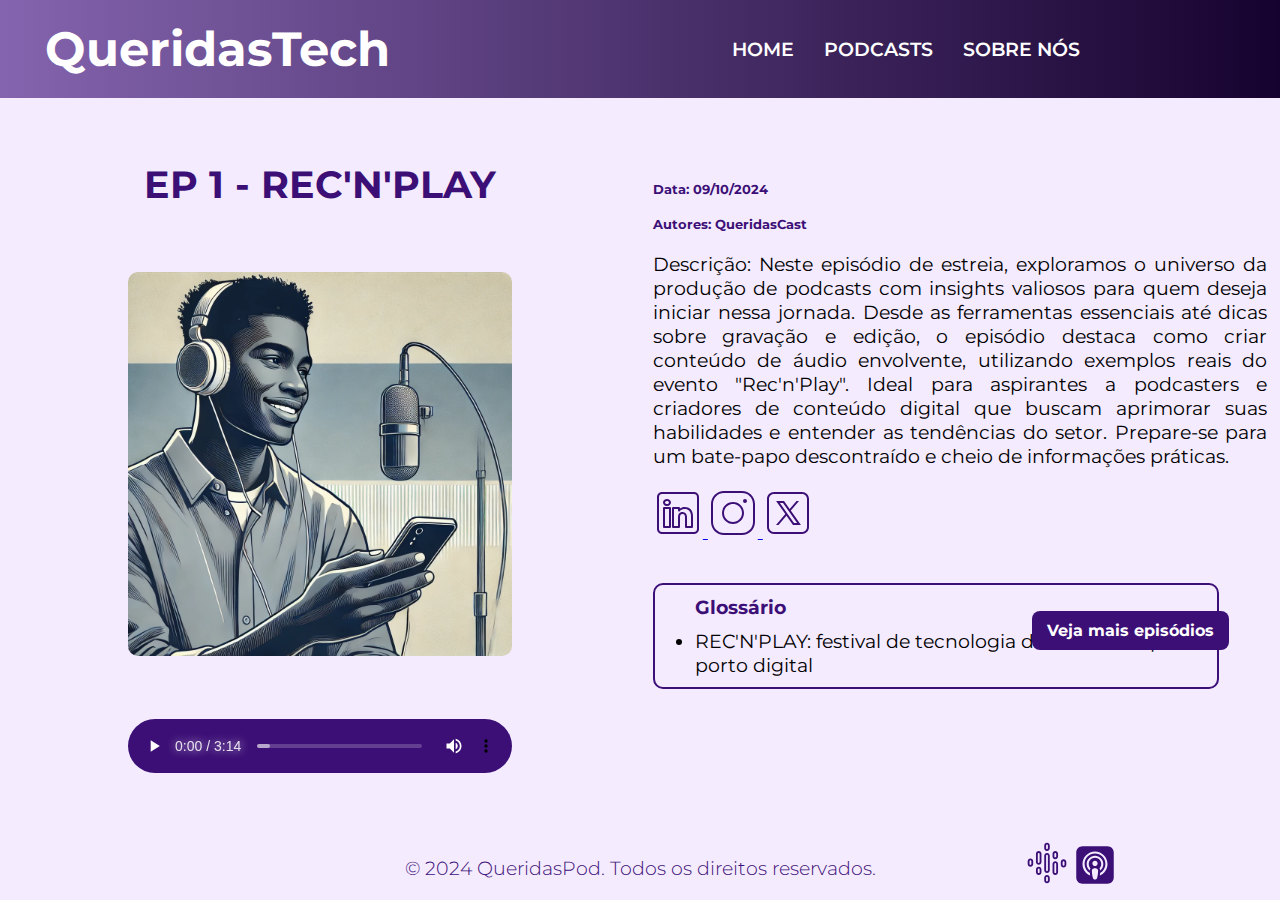
<file: pages/track.html>
<!DOCTYPE html>
<html lang="en">
<head>
    <meta charset="UTF-8">
    <meta name="viewport" content="width=device-width, initial-scale=1.0">
    <link rel="stylesheet" href="../style.css">
    <link rel="preconnect" href="https://fonts.googleapis.com">
    <link rel="preconnect" href="https://fonts.gstatic.com" crossorigin>
    <link href="https://fonts.googleapis.com/css2?family=Montserrat:ital,wght@0,100..900;1,100..900&display=swap" rel="stylesheet">
    <title>EP 1 - REC'N'PLAY</title>
</head>
<body>
    <header>
        <div class="headerTitle">
            <h1>QueridasTech</h1>
            <div class="navbar">
                <nav>
                    <ul>
                        <li><a href="../index.html">HOME</a></li>
                        <li><a href="./podcasts/podcasts.html">PODCASTS</a></li>
                        <li><a href="./quemSomos.html">SOBRE NÓS</a></li>
                    </ul>                   
                </nav>
            </div>
        </div>
    </header>
    <div class="content">
        <section>
            <h1>EP 1 - REC'N'PLAY</h1>
            <img src="../img/homeMan.jpg" alt="Homem ouvindo podcast">
            <audio controls>
                <source src="../audio/videoplayback.mp3" type="audio/mpeg">     
              </audio>              
        </section>
        <section id="descricao">
            <h6>Data: 09/10/2024</h6>
            <h6>Autores: QueridasCast</h6>
            <p>Descrição: Neste episódio de estreia,
            exploramos o universo da produção de podcasts 
            com insights valiosos para quem deseja iniciar 
            nessa jornada. Desde as ferramentas essenciais até 
            dicas sobre gravação e edição, o episódio destaca como 
            criar conteúdo de áudio envolvente, utilizando exemplos 
            reais do evento "Rec'n'Play". Ideal para aspirantes a 
            podcasters e criadores de conteúdo digital que buscam 
            aprimorar suas habilidades e entender as tendências do 
            setor. Prepare-se para um bate-papo descontraído e 
            cheio de informações práticas.</p>

            <div class="redes-sociais">
                <a href="#">
                    <svg xmlns="http://www.w3.org/2000/svg"  viewBox="0 0 50 50" width="50px" height="50px">
                        <path d="M 9 4 C 6.2504839 4 4 6.2504839 4 9 L 4 41 C 4 43.749516 6.2504839 46 9 46 L 41 46 C 43.749516 46 46 43.749516 46 41 L 46 9 C 46 6.2504839 43.749516 4 41 4 L 9 4 z M 9 6 L 41 6 C 42.668484 6 44 7.3315161 44 9 L 44 41 C 44 42.668484 42.668484 44 41 44 L 9 44 C 7.3315161 44 6 42.668484 6 41 L 6 9 C 6 7.3315161 7.3315161 6 9 6 z M 14 11.011719 C 12.904779 11.011719 11.919219 11.339079 11.189453 11.953125 C 10.459687 12.567171 10.011719 13.484511 10.011719 14.466797 C 10.011719 16.333977 11.631285 17.789609 13.691406 17.933594 A 0.98809878 0.98809878 0 0 0 13.695312 17.935547 A 0.98809878 0.98809878 0 0 0 14 17.988281 C 16.27301 17.988281 17.988281 16.396083 17.988281 14.466797 A 0.98809878 0.98809878 0 0 0 17.986328 14.414062 C 17.884577 12.513831 16.190443 11.011719 14 11.011719 z M 14 12.988281 C 15.392231 12.988281 15.94197 13.610038 16.001953 14.492188 C 15.989803 15.348434 15.460091 16.011719 14 16.011719 C 12.614594 16.011719 11.988281 15.302225 11.988281 14.466797 C 11.988281 14.049083 12.140703 13.734298 12.460938 13.464844 C 12.78117 13.19539 13.295221 12.988281 14 12.988281 z M 11 19 A 1.0001 1.0001 0 0 0 10 20 L 10 39 A 1.0001 1.0001 0 0 0 11 40 L 17 40 A 1.0001 1.0001 0 0 0 18 39 L 18 33.134766 L 18 20 A 1.0001 1.0001 0 0 0 17 19 L 11 19 z M 20 19 A 1.0001 1.0001 0 0 0 19 20 L 19 39 A 1.0001 1.0001 0 0 0 20 40 L 26 40 A 1.0001 1.0001 0 0 0 27 39 L 27 29 C 27 28.170333 27.226394 27.345035 27.625 26.804688 C 28.023606 26.264339 28.526466 25.940057 29.482422 25.957031 C 30.468166 25.973981 30.989999 26.311669 31.384766 26.841797 C 31.779532 27.371924 32 28.166667 32 29 L 32 39 A 1.0001 1.0001 0 0 0 33 40 L 39 40 A 1.0001 1.0001 0 0 0 40 39 L 40 28.261719 C 40 25.300181 39.122788 22.95433 37.619141 21.367188 C 36.115493 19.780044 34.024172 19 31.8125 19 C 29.710483 19 28.110853 19.704889 27 20.423828 L 27 20 A 1.0001 1.0001 0 0 0 26 19 L 20 19 z M 12 21 L 16 21 L 16 33.134766 L 16 38 L 12 38 L 12 21 z M 21 21 L 25 21 L 25 22.560547 A 1.0001 1.0001 0 0 0 26.798828 23.162109 C 26.798828 23.162109 28.369194 21 31.8125 21 C 33.565828 21 35.069366 21.582581 36.167969 22.742188 C 37.266572 23.901794 38 25.688257 38 28.261719 L 38 38 L 34 38 L 34 29 C 34 27.833333 33.720468 26.627107 32.990234 25.646484 C 32.260001 24.665862 31.031834 23.983076 29.517578 23.957031 C 27.995534 23.930001 26.747519 24.626988 26.015625 25.619141 C 25.283731 26.611293 25 27.829667 25 29 L 25 38 L 21 38 L 21 21 z"/>
                    </svg>
                </a>
                <a href="#">
                    <svg xmlns="http://www.w3.org/2000/svg"  viewBox="0 0 50 50" width="50px" height="50px">
                        <path d="M 16 3 C 8.8324839 3 3 8.8324839 3 16 L 3 34 C 3 41.167516 8.8324839 47 16 47 L 34 47 C 41.167516 47 47 41.167516 47 34 L 47 16 C 47 8.8324839 41.167516 3 34 3 L 16 3 z M 16 5 L 34 5 C 40.086484 5 45 9.9135161 45 16 L 45 34 C 45 40.086484 40.086484 45 34 45 L 16 45 C 9.9135161 45 5 40.086484 5 34 L 5 16 C 5 9.9135161 9.9135161 5 16 5 z M 37 11 A 2 2 0 0 0 35 13 A 2 2 0 0 0 37 15 A 2 2 0 0 0 39 13 A 2 2 0 0 0 37 11 z M 25 14 C 18.936712 14 14 18.936712 14 25 C 14 31.063288 18.936712 36 25 36 C 31.063288 36 36 31.063288 36 25 C 36 18.936712 31.063288 14 25 14 z M 25 16 C 29.982407 16 34 20.017593 34 25 C 34 29.982407 29.982407 34 25 34 C 20.017593 34 16 29.982407 16 25 C 16 20.017593 20.017593 16 25 16 z"/>
                    </svg>
                </a>
                <a href="#">
                    <svg xmlns="http://www.w3.org/2000/svg"  viewBox="0 0 50 50" width="50px" height="50px">
                        <path d="M 11 4 C 7.1456661 4 4 7.1456661 4 11 L 4 39 C 4 42.854334 7.1456661 46 11 46 L 39 46 C 42.854334 46 46 42.854334 46 39 L 46 11 C 46 7.1456661 42.854334 4 39 4 L 11 4 z M 11 6 L 39 6 C 41.773666 6 44 8.2263339 44 11 L 44 39 C 44 41.773666 41.773666 44 39 44 L 11 44 C 8.2263339 44 6 41.773666 6 39 L 6 11 C 6 8.2263339 8.2263339 6 11 6 z M 13.085938 13 L 22.308594 26.103516 L 13 37 L 15.5 37 L 23.4375 27.707031 L 29.976562 37 L 37.914062 37 L 27.789062 22.613281 L 36 13 L 33.5 13 L 26.660156 21.009766 L 21.023438 13 L 13.085938 13 z M 16.914062 15 L 19.978516 15 L 34.085938 35 L 31.021484 35 L 16.914062 15 z"/>
                    </svg>
                </a>
            </div>

            <article>
                <h4>Glossário</h4>
                <ul>
                    <li>REC'N'PLAY: festival de tecnologia desenvolvido pelo porto digital</li>
                </ul>
            </article>
            <div class="see-more">
                <a href="./podcasts/podcasts.html">Veja mais episódios</a>
            </div>
        </section>
    </div>
    <footer>
        <p>&copy; 2024 QueridasPod. Todos os direitos reservados.</p>
        <picture>
            <a href="#">
                <svg xmlns="http://www.w3.org/2000/svg" xmlns:xlink="http://www.w3.org/1999/xlink" viewBox="0,0,256,256" width="46px" height="46px"  fill-rule="nonzero">
                    <g fill="#3c0f76" fill-rule="nonzero" stroke="none" stroke-width="1" stroke-linecap="butt" stroke-linejoin="miter" stroke-miterlimit="10" stroke-dasharray="" stroke-dashoffset="0" font-family="none" font-weight="none" font-size="none" text-anchor="none" style="mix-blend-mode: normal">
                        <g transform="scale(5.12,5.12)">
                            <path d="M25,3c-1.64497,0 -3,1.35503 -3,3v3c0,1.64497 1.35503,3 3,3c1.64497,0 3,-1.35503 3,-3v-3c0,-1.64497 -1.35503,-3 -3,-3zM25,5c0.56503,0 1,0.43497 1,1v3c0,0.56503 -0.43497,1 -1,1c-0.56503,0 -1,-0.43497 -1,-1v-3c0,-0.56503 0.43497,-1 1,-1zM16,12c-1.64497,0 -3,1.35503 -3,3v9c0,1.64497 1.35503,3 3,3c1.64497,0 3,-1.35503 3,-3v-9c0,-1.64497 -1.35503,-3 -3,-3zM34,12c-1.64497,0 -3,1.35503 -3,3v3c0,1.64497 1.35503,3 3,3c1.64497,0 3,-1.35503 3,-3v-3c0,-1.64497 -1.35503,-3 -3,-3zM16,14c0.56503,0 1,0.43497 1,1v9c0,0.56503 -0.43497,1 -1,1c-0.56503,0 -1,-0.43497 -1,-1v-9c0,-0.56503 0.43497,-1 1,-1zM25,14c-1.64497,0 -3,1.35503 -3,3v16c0,1.64497 1.35503,3 3,3c1.64497,0 3,-1.35503 3,-3v-16c0,-1.64497 -1.35503,-3 -3,-3zM34,14c0.56503,0 1,0.43497 1,1v3c0,0.56503 -0.43497,1 -1,1c-0.56503,0 -1,-0.43497 -1,-1v-3c0,-0.56503 0.43497,-1 1,-1zM25,16c0.56503,0 1,0.43497 1,1v16c0,0.56503 -0.43497,1 -1,1c-0.56503,0 -1,-0.43497 -1,-1v-16c0,-0.56503 0.43497,-1 1,-1zM7,20c-1.64497,0 -3,1.35503 -3,3v3c0,1.64497 1.35503,3 3,3c1.64497,0 3,-1.35503 3,-3v-3c0,-1.64497 -1.35503,-3 -3,-3zM43,21c-1.64497,0 -3,1.35503 -3,3v3c0,1.64497 1.35503,3 3,3c1.64497,0 3,-1.35503 3,-3v-3c0,-1.64497 -1.35503,-3 -3,-3zM7,22c0.56503,0 1,0.43497 1,1v3c0,0.56503 -0.43497,1 -1,1c-0.56503,0 -1,-0.43497 -1,-1v-3c0,-0.56503 0.43497,-1 1,-1zM34,23c-1.64497,0 -3,1.35503 -3,3v9c0,1.64497 1.35503,3 3,3c1.64497,0 3,-1.35503 3,-3v-9c0,-1.64497 -1.35503,-3 -3,-3zM43,23c0.56503,0 1,0.43497 1,1v3c0,0.56503 -0.43497,1 -1,1c-0.56503,0 -1,-0.43497 -1,-1v-3c0,-0.56503 0.43497,-1 1,-1zM34,25c0.56503,0 1,0.43497 1,1v9c0,0.56503 -0.43497,1 -1,1c-0.56503,0 -1,-0.43497 -1,-1v-9c0,-0.56503 0.43497,-1 1,-1zM16,29c-1.64497,0 -3,1.35503 -3,3v3c0,1.64497 1.35503,3 3,3c1.64497,0 3,-1.35503 3,-3v-3c0,-1.64497 -1.35503,-3 -3,-3zM16,31c0.56503,0 1,0.43497 1,1v3c0,0.56503 -0.43497,1 -1,1c-0.56503,0 -1,-0.43497 -1,-1v-3c0,-0.56503 0.43497,-1 1,-1zM25,38c-1.64497,0 -3,1.35503 -3,3v3c0,1.64497 1.35503,3 3,3c1.64497,0 3,-1.35503 3,-3v-3c0,-1.64497 -1.35503,-3 -3,-3zM25,40c0.56503,0 1,0.43497 1,1v3c0,0.56503 -0.43497,1 -1,1c-0.56503,0 -1,-0.43497 -1,-1v-3c0,-0.56503 0.43497,-1 1,-1z">
                            </path>
                        </g>
                    </g>
                </svg>
            </a>
            <a href="#">
                <svg xmlns="http://www.w3.org/2000/svg" xmlns:xlink="http://www.w3.org/1999/xlink" viewBox="0,0,256,256" width="50px" height="50px" fill-rule="nonzero">
                    <g fill="#3c0f76" fill-rule="nonzero" stroke="none" stroke-width="1" stroke-linecap="butt" stroke-linejoin="miter" stroke-miterlimit="10" stroke-dasharray="" stroke-dashoffset="0" font-family="none" font-weight="none" font-size="none" text-anchor="none" style="mix-blend-mode: normal">
                        <g transform="scale(10.66667,10.66667)">
                            <path d="M18,3h-12c-1.654,0 -3,1.346 -3,3v12c0,1.654 1.346,3 3,3h12c1.654,0 3,-1.346 3,-3v-12c0,-1.654 -1.346,-3 -3,-3zM13.005,18.279c-0.18,0.518 -0.674,0.721 -1.005,0.721c-0.331,0 -0.825,-0.203 -1.005,-0.721c-0.18,-0.518 -0.495,-2.311 -0.495,-3.513c0,-1.202 1.064,-1.266 1.5,-1.266c0.436,0 1.5,0.065 1.5,1.266c0,1.202 -0.316,2.995 -0.495,3.513zM10.75,11.25c0,-0.69 0.56,-1.25 1.25,-1.25c0.69,0 1.25,0.56 1.25,1.25c0,0.69 -0.56,1.25 -1.25,1.25c-0.69,0 -1.25,-0.56 -1.25,-1.25zM12,8.5c-1.654,0 -3,1.346 -3,3c0,0.804 0.322,1.532 0.839,2.071c-0.177,0.296 -0.282,0.647 -0.316,1.045c-0.921,-0.734 -1.523,-1.85 -1.523,-3.116c0,-2.206 1.794,-4 4,-4c2.206,0 4,1.794 4,4c0,1.266 -0.602,2.382 -1.522,3.116c-0.034,-0.397 -0.14,-0.749 -0.316,-1.045c0.516,-0.539 0.838,-1.267 0.838,-2.071c0,-1.654 -1.346,-3 -3,-3zM14.333,17.028c0.052,-0.396 0.096,-0.804 0.125,-1.201c1.51,-0.862 2.542,-2.468 2.542,-4.327c0,-2.757 -2.243,-5 -5,-5c-2.757,0 -5,2.243 -5,5c0,1.859 1.032,3.465 2.542,4.327c0.03,0.397 0.073,0.805 0.125,1.201c-2.153,-0.912 -3.667,-3.046 -3.667,-5.528c0,-3.309 2.691,-6 6,-6c3.309,0 6,2.691 6,6c0,2.482 -1.514,4.616 -3.667,5.528z">
                            </path>
                        </g>
                    </g>
                </svg>
            </a>
        </picture>
    </footer>
</body>
</html>
</file>
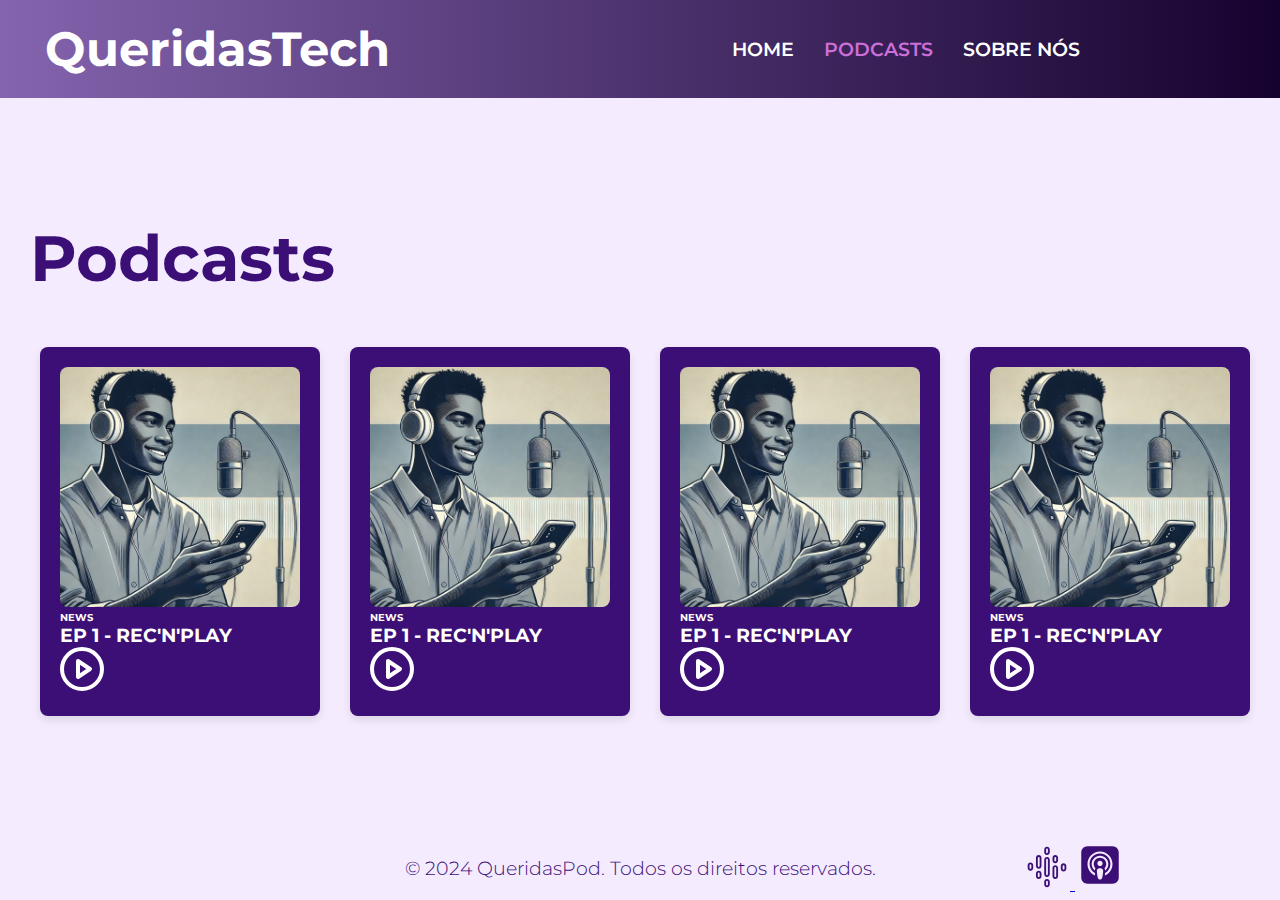
<file: pages/podcasts/podcasts.html>
<!DOCTYPE html>
<html lang="en">
<head>
    <meta charset="UTF-8">
    <meta name="viewport" content="width=device-width, initial-scale=1.0">
    <link rel="stylesheet" href="style.css">
    <link rel="preconnect" href="https://fonts.googleapis.com">
    <link rel="preconnect" href="https://fonts.gstatic.com" crossorigin>
    <link href="https://fonts.googleapis.com/css2?family=Montserrat:ital,wght@0,100..900;1,100..900&display=swap" rel="stylesheet">
    <title>Podcasts</title>
</head>
<body>
    <header>
        <div class="headerTitle">
            <h1>QueridasTech</h1>
            <div class="navbar">
                <nav>
                    <ul>
                        <li><a href="../../index.html">HOME</a></li>
                        <li><a href="./podcasts.html" id="selecionado">PODCASTS</a></li>
                        <li><a href="../quemSomos.html">SOBRE NÓS</a></li>
                    </ul>                   
                </nav>
            </div>
        </div>
    </header>
    <section class="content">
        <h1>Podcasts</h1>
        <div class="grid-container">
            <div class="flip-container">
                <div class="grid-item" onclick="toggleContent(this)">
                    <img src="../../img/homeMan.jpg" alt="homem ouvindo podcast">
                    <p class="description">Venha ouvir um podcast sobre novidades do mundo tech</p>
                    <h6>NEWS</h6>
                    <h4>EP 1 - REC'N'PLAY</h4>
                    <a href="../track.html">
                        <svg class="start-svg" width="44" height="44" viewBox="0 0 44 44" fill="none" xmlns="http://www.w3.org/2000/svg">
                        <path d="M22 42C33.0457 42 42 33.0457 42 22C42 10.9543 33.0457 2 22 2C10.9543 2 2 10.9543 2 22C2 33.0457 10.9543 42 22 42Z" stroke="#1E1E1E" stroke-width="4" stroke-linecap="round" stroke-linejoin="round"/>
                        <path d="M18 14L30 22L18 30V14Z" stroke="#1E1E1E" stroke-width="4" stroke-linecap="round" stroke-linejoin="round"/>
                    </svg>
                    </a>
                </div>
            </div>     
            <div class="flip-container">
                <div class="grid-item" onclick="toggleContent(this)">
                    <img src="../../img/homeMan.jpg" alt="homem ouvindo podcast">
                    <p class="description">Venha ouvir um podcast sobre novidades do mundo tech</p>
                    <h6>NEWS</h6>
                    <h4>EP 1 - REC'N'PLAY</h4>
                    <a href="../track.html">
                        <svg class="start-svg" width="44" height="44" viewBox="0 0 44 44" fill="none" xmlns="http://www.w3.org/2000/svg">
                        <path d="M22 42C33.0457 42 42 33.0457 42 22C42 10.9543 33.0457 2 22 2C10.9543 2 2 10.9543 2 22C2 33.0457 10.9543 42 22 42Z" stroke="#1E1E1E" stroke-width="4" stroke-linecap="round" stroke-linejoin="round"/>
                        <path d="M18 14L30 22L18 30V14Z" stroke="#1E1E1E" stroke-width="4" stroke-linecap="round" stroke-linejoin="round"/>
                    </svg>
                    </a>
                </div>
            </div>     
            <div class="flip-container">
                <div class="grid-item" onclick="toggleContent(this)">
                    <img src="../../img/homeMan.jpg" alt="homem ouvindo podcast">
                    <p class="description">Venha ouvir um podcast sobre novidades do mundo tech</p>
                    <h6>NEWS</h6>
                    <h4>EP 1 - REC'N'PLAY</h4>
                    <a href="../track.html">
                        <svg class="start-svg" width="44" height="44" viewBox="0 0 44 44" fill="none" xmlns="http://www.w3.org/2000/svg">
                        <path d="M22 42C33.0457 42 42 33.0457 42 22C42 10.9543 33.0457 2 22 2C10.9543 2 2 10.9543 2 22C2 33.0457 10.9543 42 22 42Z" stroke="#1E1E1E" stroke-width="4" stroke-linecap="round" stroke-linejoin="round"/>
                        <path d="M18 14L30 22L18 30V14Z" stroke="#1E1E1E" stroke-width="4" stroke-linecap="round" stroke-linejoin="round"/>
                    </svg>
                    </a>
                </div>
            </div>     
            <div class="flip-container">
                <div class="grid-item" onclick="toggleContent(this)">
                    <img src="../../img/homeMan.jpg" alt="homem ouvindo podcast">
                    <p class="description">Venha ouvir um podcast sobre novidades do mundo tech</p>
                    <h6>NEWS</h6>
                    <h4>EP 1 - REC'N'PLAY</h4>
                    <a href="../track.html">
                        <svg class="start-svg" width="44" height="44" viewBox="0 0 44 44" fill="none" xmlns="http://www.w3.org/2000/svg">
                        <path d="M22 42C33.0457 42 42 33.0457 42 22C42 10.9543 33.0457 2 22 2C10.9543 2 2 10.9543 2 22C2 33.0457 10.9543 42 22 42Z" stroke="#1E1E1E" stroke-width="4" stroke-linecap="round" stroke-linejoin="round"/>
                        <path d="M18 14L30 22L18 30V14Z" stroke="#1E1E1E" stroke-width="4" stroke-linecap="round" stroke-linejoin="round"/>
                    </svg>
                    </a>
                </div>
            </div>     
        </div>
    </section>
    <footer>
        <p>&copy; 2024 QueridasPod. Todos os direitos reservados.</p>
        <picture>
            <a href="#">
                <svg xmlns="http://www.w3.org/2000/svg" xmlns:xlink="http://www.w3.org/1999/xlink" viewBox="0,0,256,256" width="46px" height="46px"  fill-rule="nonzero">
                    <g fill="#3c0f76" fill-rule="nonzero" stroke="none" stroke-width="1" stroke-linecap="butt" stroke-linejoin="miter" stroke-miterlimit="10" stroke-dasharray="" stroke-dashoffset="0" font-family="none" font-weight="none" font-size="none" text-anchor="none" style="mix-blend-mode: normal">
                        <g transform="scale(5.12,5.12)">
                            <path d="M25,3c-1.64497,0 -3,1.35503 -3,3v3c0,1.64497 1.35503,3 3,3c1.64497,0 3,-1.35503 3,-3v-3c0,-1.64497 -1.35503,-3 -3,-3zM25,5c0.56503,0 1,0.43497 1,1v3c0,0.56503 -0.43497,1 -1,1c-0.56503,0 -1,-0.43497 -1,-1v-3c0,-0.56503 0.43497,-1 1,-1zM16,12c-1.64497,0 -3,1.35503 -3,3v9c0,1.64497 1.35503,3 3,3c1.64497,0 3,-1.35503 3,-3v-9c0,-1.64497 -1.35503,-3 -3,-3zM34,12c-1.64497,0 -3,1.35503 -3,3v3c0,1.64497 1.35503,3 3,3c1.64497,0 3,-1.35503 3,-3v-3c0,-1.64497 -1.35503,-3 -3,-3zM16,14c0.56503,0 1,0.43497 1,1v9c0,0.56503 -0.43497,1 -1,1c-0.56503,0 -1,-0.43497 -1,-1v-9c0,-0.56503 0.43497,-1 1,-1zM25,14c-1.64497,0 -3,1.35503 -3,3v16c0,1.64497 1.35503,3 3,3c1.64497,0 3,-1.35503 3,-3v-16c0,-1.64497 -1.35503,-3 -3,-3zM34,14c0.56503,0 1,0.43497 1,1v3c0,0.56503 -0.43497,1 -1,1c-0.56503,0 -1,-0.43497 -1,-1v-3c0,-0.56503 0.43497,-1 1,-1zM25,16c0.56503,0 1,0.43497 1,1v16c0,0.56503 -0.43497,1 -1,1c-0.56503,0 -1,-0.43497 -1,-1v-16c0,-0.56503 0.43497,-1 1,-1zM7,20c-1.64497,0 -3,1.35503 -3,3v3c0,1.64497 1.35503,3 3,3c1.64497,0 3,-1.35503 3,-3v-3c0,-1.64497 -1.35503,-3 -3,-3zM43,21c-1.64497,0 -3,1.35503 -3,3v3c0,1.64497 1.35503,3 3,3c1.64497,0 3,-1.35503 3,-3v-3c0,-1.64497 -1.35503,-3 -3,-3zM7,22c0.56503,0 1,0.43497 1,1v3c0,0.56503 -0.43497,1 -1,1c-0.56503,0 -1,-0.43497 -1,-1v-3c0,-0.56503 0.43497,-1 1,-1zM34,23c-1.64497,0 -3,1.35503 -3,3v9c0,1.64497 1.35503,3 3,3c1.64497,0 3,-1.35503 3,-3v-9c0,-1.64497 -1.35503,-3 -3,-3zM43,23c0.56503,0 1,0.43497 1,1v3c0,0.56503 -0.43497,1 -1,1c-0.56503,0 -1,-0.43497 -1,-1v-3c0,-0.56503 0.43497,-1 1,-1zM34,25c0.56503,0 1,0.43497 1,1v9c0,0.56503 -0.43497,1 -1,1c-0.56503,0 -1,-0.43497 -1,-1v-9c0,-0.56503 0.43497,-1 1,-1zM16,29c-1.64497,0 -3,1.35503 -3,3v3c0,1.64497 1.35503,3 3,3c1.64497,0 3,-1.35503 3,-3v-3c0,-1.64497 -1.35503,-3 -3,-3zM16,31c0.56503,0 1,0.43497 1,1v3c0,0.56503 -0.43497,1 -1,1c-0.56503,0 -1,-0.43497 -1,-1v-3c0,-0.56503 0.43497,-1 1,-1zM25,38c-1.64497,0 -3,1.35503 -3,3v3c0,1.64497 1.35503,3 3,3c1.64497,0 3,-1.35503 3,-3v-3c0,-1.64497 -1.35503,-3 -3,-3zM25,40c0.56503,0 1,0.43497 1,1v3c0,0.56503 -0.43497,1 -1,1c-0.56503,0 -1,-0.43497 -1,-1v-3c0,-0.56503 0.43497,-1 1,-1z">
                            </path>
                        </g>
                    </g>
                </svg>
            </a>
            <a href="#">
                <svg xmlns="http://www.w3.org/2000/svg" xmlns:xlink="http://www.w3.org/1999/xlink" viewBox="0,0,256,256" width="50px" height="50px" fill-rule="nonzero">
                    <g fill="#3c0f76" fill-rule="nonzero" stroke="none" stroke-width="1" stroke-linecap="butt" stroke-linejoin="miter" stroke-miterlimit="10" stroke-dasharray="" stroke-dashoffset="0" font-family="none" font-weight="none" font-size="none" text-anchor="none" style="mix-blend-mode: normal">
                        <g transform="scale(10.66667,10.66667)">
                            <path d="M18,3h-12c-1.654,0 -3,1.346 -3,3v12c0,1.654 1.346,3 3,3h12c1.654,0 3,-1.346 3,-3v-12c0,-1.654 -1.346,-3 -3,-3zM13.005,18.279c-0.18,0.518 -0.674,0.721 -1.005,0.721c-0.331,0 -0.825,-0.203 -1.005,-0.721c-0.18,-0.518 -0.495,-2.311 -0.495,-3.513c0,-1.202 1.064,-1.266 1.5,-1.266c0.436,0 1.5,0.065 1.5,1.266c0,1.202 -0.316,2.995 -0.495,3.513zM10.75,11.25c0,-0.69 0.56,-1.25 1.25,-1.25c0.69,0 1.25,0.56 1.25,1.25c0,0.69 -0.56,1.25 -1.25,1.25c-0.69,0 -1.25,-0.56 -1.25,-1.25zM12,8.5c-1.654,0 -3,1.346 -3,3c0,0.804 0.322,1.532 0.839,2.071c-0.177,0.296 -0.282,0.647 -0.316,1.045c-0.921,-0.734 -1.523,-1.85 -1.523,-3.116c0,-2.206 1.794,-4 4,-4c2.206,0 4,1.794 4,4c0,1.266 -0.602,2.382 -1.522,3.116c-0.034,-0.397 -0.14,-0.749 -0.316,-1.045c0.516,-0.539 0.838,-1.267 0.838,-2.071c0,-1.654 -1.346,-3 -3,-3zM14.333,17.028c0.052,-0.396 0.096,-0.804 0.125,-1.201c1.51,-0.862 2.542,-2.468 2.542,-4.327c0,-2.757 -2.243,-5 -5,-5c-2.757,0 -5,2.243 -5,5c0,1.859 1.032,3.465 2.542,4.327c0.03,0.397 0.073,0.805 0.125,1.201c-2.153,-0.912 -3.667,-3.046 -3.667,-5.528c0,-3.309 2.691,-6 6,-6c3.309,0 6,2.691 6,6c0,2.482 -1.514,4.616 -3.667,5.528z">
                            </path>
                        </g>
                    </g>
                </svg>
            </a>
        </picture>
    </footer>

    <script>
        function toggleContent(element) {
            const img = element.querySelector('img');
            const description = element.querySelector('.description');

            if (img.style.opacity === '1' || img.style.opacity === '') {
                img.style.opacity = '0.3';  // Deixa a imagem opaca
                description.style.opacity = '1';  // Mostra o texto
            } else {
                img.style.opacity = '1';  // Restaura a imagem
                description.style.opacity = '0';  // Esconde o texto
            }
        }
    </script>
</body>
</html>
</file>
<file: style.css>
*{
    margin: 0;
    padding: 0;
}

body{
    display: flex;
    font-family: "Montserrat";
    font-size: clamp(1rem, 2vw, 1.2rem);
    background-color: #F4EBFF;
    color: #3C0F76;
    margin: 0;
    padding: 0;
    flex-direction: column;
    justify-content:space-between;
    min-height: 100vh;

}

h1, p, h3, button{
    margin: 0;
    padding: 0;
}

header{
    display: flex;
    flex-direction: row;
    align-items: center;
    justify-content: space-between;
    background: rgb(132,100,174);
    background: linear-gradient(90deg, rgba(132,100,174,1) 0%, rgba(22,2,47,1) 100%);
    color: white;
    margin: 0;
    padding: 20px 0;
    position: relative;
    width: 100vw;
}

.headerTitle{
    display: flex;
    flex-direction: row;
    justify-content: space-between;
    align-items: center;
    width: 100%;
    padding: 0 200px 0 45px;
    flex-wrap: wrap;

}

.headerTitle h1{
    font-size: clamp(3rem, 1vw, 0.9rem);
}

.navbar ul{
    display: flex;
    gap: 30px;
    list-style: none;
    color: white;
    justify-content: space-evenly;
    align-self: center;
}

.navbar ul li a{
    color: white;
    text-decoration: none; 
    font-weight: 600;
}

.navbar ul li a:hover{
    color: #CC70D8;
    transition: 0.5s;
}

#selecionado {
    color: #CC70D8;
}

.content{
    display: flex;
    flex-direction: row;
    justify-content: space-around;
    padding: 20px 0;
    max-width: 100vw;
    flex: 1;
    flex-wrap: wrap;
}



section{
    display: flex;
    flex-direction:column;
    align-items: center;
    justify-content: space-evenly;
    flex: 1;
    max-width: 48%;
    gap: 20px;
}

.content img{
    max-width: 30vw;
    height: auto;
    border-radius: 10px;
}


.focus{
    display: flex;
    flex-direction: column;
    justify-content: space-around;
    align-items: center;
    margin: 40px;
    gap: 20px;
    
}

.focus h1{
    font-size: clamp(4rem, 2vw, 1.2rem);
    text-align: start;
}

.focus p{
 font-size: clamp(2rem, 2vw, 1.2rem);
 text-align: start;
}

.searchBar{
    display: flex;
    border-radius: 31px;
}
.searchBar input{
    height: 8vh;
    width: 30vw;
    padding-left: 20px;
    border-radius: 30px 0 0px 30px;
    font-size: calc(1.4rem, 1vw, 0.9rem);
    font-weight: 100;
    font-style: italic;
    border: none;
    box-shadow: none;
    outline: none;
}

.searchBar button{
    width: 10vw;
    border-radius: 0 30px 30px 0;
    background-color: #3C0F76;
    font-weight: 600;
    color: white;
    border: none;
    box-shadow: none;
    outline: none;
    font-size: calc(1.4rem, 1vw, 0.9rem);
}

.searchBar button:hover{
    background-color: #CC70D8;
    color: white;
    transition: 0.5s;
}

.carousel {
    position: relative;
    width: 100%;
    max-width: 500px;
    margin:  0 auto;
    overflow: hidden;
    display: flex;
    justify-content: center;
  
  }
  
  .slides {
    display: flex;
    transition: transform 0.5s ease-in-out;
  }
  
  .slide {
    min-width: 100%;
    box-sizing: border-box;
  }
  
  .carousel img {
    width: 100%;
    object-fit: cover;
  }
  
  .prev, .next {
    position: absolute;
    top: 50%;
    transform: translateY(-50%);
    background-color: #3c0f7628;
    color: white;
    border: none;
    padding: 10px;
    cursor: pointer;
  }
  
  .prev {
    left: 10px;
  }
  
  .next {
    right: 10px;
  }

  #descricao {
    display: flex;
    justify-content: start;
    align-items: self-start;
    margin-top: 5vw;
    gap: 20px;
    position: relative;
  }

  #descricao p{
    text-align: justify;
    color: black;
  }

  #descricao h6{
    text-align: left;
  }

  #descricao svg path{
    fill: #3C0F76;
  }

  #descricao svg:hover path{
    fill: #CC70D8;
    transition: 0.5s ease;
  }


.redes-sociais{
  margin-bottom: 20px;
}

.see-more a {
    position: absolute;
    background-color: #3C0F76;
    color: white;
    text-decoration: none;
    padding: 10px 15px;
    border-radius: 8px;
    font-weight: bold;
    font-size: 1rem;
    right: 3vw;
    bottom: 13vw;
}

.see-more a:hover {
    background-color: #CC70D8;
    transition: 0.3s ease;
}


  article{
    border: #3C0F76 2px solid;
    width: 40vw;
    border-radius: 10px;
    padding: 10px 10px 10px 40px;
    color: black;
  }

  article h4{
    margin-bottom: 10px;
    color: #3C0F76;
  }
  

 


  audio::-webkit-media-controls-panel {
    background-color: #3C0F76; /* Muda o fundo da barra de controle para roxo */
}
    
    audio::-webkit-media-controls-play-button,
    audio::-webkit-media-controls-timeline,
    audio::-webkit-media-controls-current-time-display,
    audio::-webkit-media-controls-time-remaining-display,
    audio::-webkit-media-controls-mute-button,
    audio::-webkit-media-controls-volume-slider {
        color: white;
        background-color: transparent;
    }

    audio {
        filter: brightness(100%);
        color: white !important;
        width: 30vw;    
    }

    audio::-webkit-media-controls-play-button,
    audio::-webkit-media-controls-mute-button,
    audio::-webkit-media-controls-timeline {
        filter: invert(100%);
    }

    audio::-webkit-media-controls-current-time-display,
    audio::-webkit-media-controls-time-remaining-display {
        color: white;
    }

  
  footer{
    display: flex;
    justify-content:center;
    align-items: center;
    padding: 20px 0;
    font-weight: 300;
    margin: 0;
    position: relative;
    flex-wrap: wrap;
  }

  footer picture{
    position: absolute;
    bottom: 5px;
    left: 80vw;
    max-width: 100px;
    display: flex;
    }



footer picture a:hover svg path {
    fill: #CC70D8; 
    transition: 0.3s ease;
}

@media screen and (max-width:1025px) {
  footer{
    font-size: 1rem;
    display: flex;
    flex-direction: column;
    justify-content: center;
  }

  .content{
    display: flex;
    flex-direction: column;
    justify-content: center;
    align-items: center;
    margin-top: 20px;
    gap: 20px;
  }

  .see-more{
    position: absolute;
    right: 0vw;
    top: 20vw;
    
  }

  .see-more a{
    font-size: 0.6rem;
  }

  .carousel{
    align-self: center;
  }
}
</file>
<file: pages/podcasts/style.css>
* { 
    margin: 0;
    padding: 0;
}

body {
    display: flex;
    font-family: "Montserrat";
    font-size: clamp(1rem, 2vw, 1.2rem);
    background-color: #F4EBFF;
    color: #3C0F76;
    margin: 0;
    padding: 0;
    flex-direction: column;
    justify-content:space-between;
    min-height: 100vh;
}

h1, p, h3, button {
    margin: 0;
    padding: 0;
}

header {
    display: flex;
    flex-direction: row;
    align-items: center;
    justify-content: space-between;
    background: rgb(132,100,174);
    background: linear-gradient(90deg, rgba(132,100,174,1) 0%, rgba(22,2,47,1) 100%);
    color: white;
    margin: 0;
    padding: 20px 0;
    position: relative;
}

.headerTitle {
    display: flex;
    flex-direction: row;
    justify-content: space-between;
    align-items: center;
    width: 100%;
    padding: 0 200px 0 45px;
}

.headerTitle h1 {
    font-size: clamp(3rem, 2vw, 1.2rem);
}

.navbar ul {
    display: flex;
    gap: 30px;
    list-style: none;
    color: white;
    justify-content: space-evenly;
    align-self: center;
}

.navbar ul li a {
    color: white;
    text-decoration: none;
    font-weight: 600;
}

#selecionado {
    color: #CC70D8;
}

.navbar ul li a:hover {
    color: #CC70D8;
    transition: 0.5s;
}

.content {
    display: flex;
    flex-direction: column;
    justify-content: space-around;
    gap: 50px;
}

.grid-container {
    display: grid;
    grid-template-columns: repeat(4, minmax(280px, 1fr));
    gap: 30px;
    max-width: 1200px;
    margin: 0 auto;
}

.content h1 {
    font-size: clamp(4rem, 2vw, 1.2rem);
    text-align: start;
    margin: 0 0 0 30px;
}

.flip-container {
    perspective: 300px;
    position: relative;
}

.grid-item {
    background-color: #3C0F76;
    padding: 20px;
    text-align: start;
    border-radius: 8px;
    color: white;
    position: relative;
    box-shadow: 0 4px 8px rgba(0, 0, 0, 0.1);
    transition: transform 0.3s ease, box-shadow 0.3s ease;
}

.grid-item h4, .grid-item h6{
    text-align: start;
}

.grid-item h6{
    font-size: 0.5em;
}


.grid-item img {
    width: 100%;
    border-radius: 8px;
    transition: opacity 0.3s ease;
}

.grid-item .description {
    position: absolute;
    top: 50%;
    left: 50%;
    transform: translate(-50%, -50%);
    font-size: 1rem;
    font-weight: 500;
    opacity: 0;
    transition: opacity 0.3s ease;
    z-index: 2;
    color: white; 
    text-align: center;
}

.grid-item.clicked img {
    opacity: 0.3;
    z-index: 1;
}

.grid-item.clicked .description {
    opacity: 1;
}

.grid-item:hover {
    transform: scale(1.05);
    box-shadow: 0px 4px 15px rgba(0, 0, 0, 0.3);
}

.start-svg path{
    stroke: #fff;
}

.start-svg:hover path{
    stroke: #CC70D8;
    transition: stroke 0.3s ease;

}

.profile{
    display: flex;
    flex-direction: column;
    justify-content: center;
    align-items: center;
    gap: 40px;
}

.profile-line{
    display: flex;
    flex-direction: row;
    gap: 40px;
    flex-wrap: wrap;
}

.profile img{
    max-width: 140px;
}

.personal{
    display: flex;
    flex-direction: column;
    justify-content: center;
    align-items: center;
    gap: 10px;
    padding: 10px;
    border: 1px solid #3C0F76;
    border-radius: 8px; 
}

.profile-line svg path{
    fill: #3C0F76;
  }

.profile-line svg:hover path{
    fill: #CC70D8;
    transition: 0.5s ease;
  }

  article p{
    padding: 2vw 10vw;
    text-align: justify;
  }

footer{
    display: flex;
    justify-content:center;
    align-items: center;
    padding: 20px 0;
    font-weight: 300;
    margin: 0;
    position: relative;
  }

  footer picture{
    position: absolute;
    bottom: 5px;
    left: 80vw;
  }



footer picture a:hover svg path {
    fill: #CC70D8; 
    transition: 0.3s ease;
}

@media screen and (max-width:1025px) {
    footer{
      font-size: 1rem;
      display: flex;
      flex-direction: column;
      justify-content: center;
    }
  
    .content{
      display: flex;
      flex-direction: column;
      justify-content: center;
      align-items: center;
      margin-top: 20px;
      gap: 20px;
    }
  
    .see-more{
      position: absolute;
      right: 0vw;
      top: 20vw;
      
    }
  
    .see-more a{
      font-size: 0.6rem;
    }
  
    .carousel{
      align-self: center;
    }
  }
</file>
